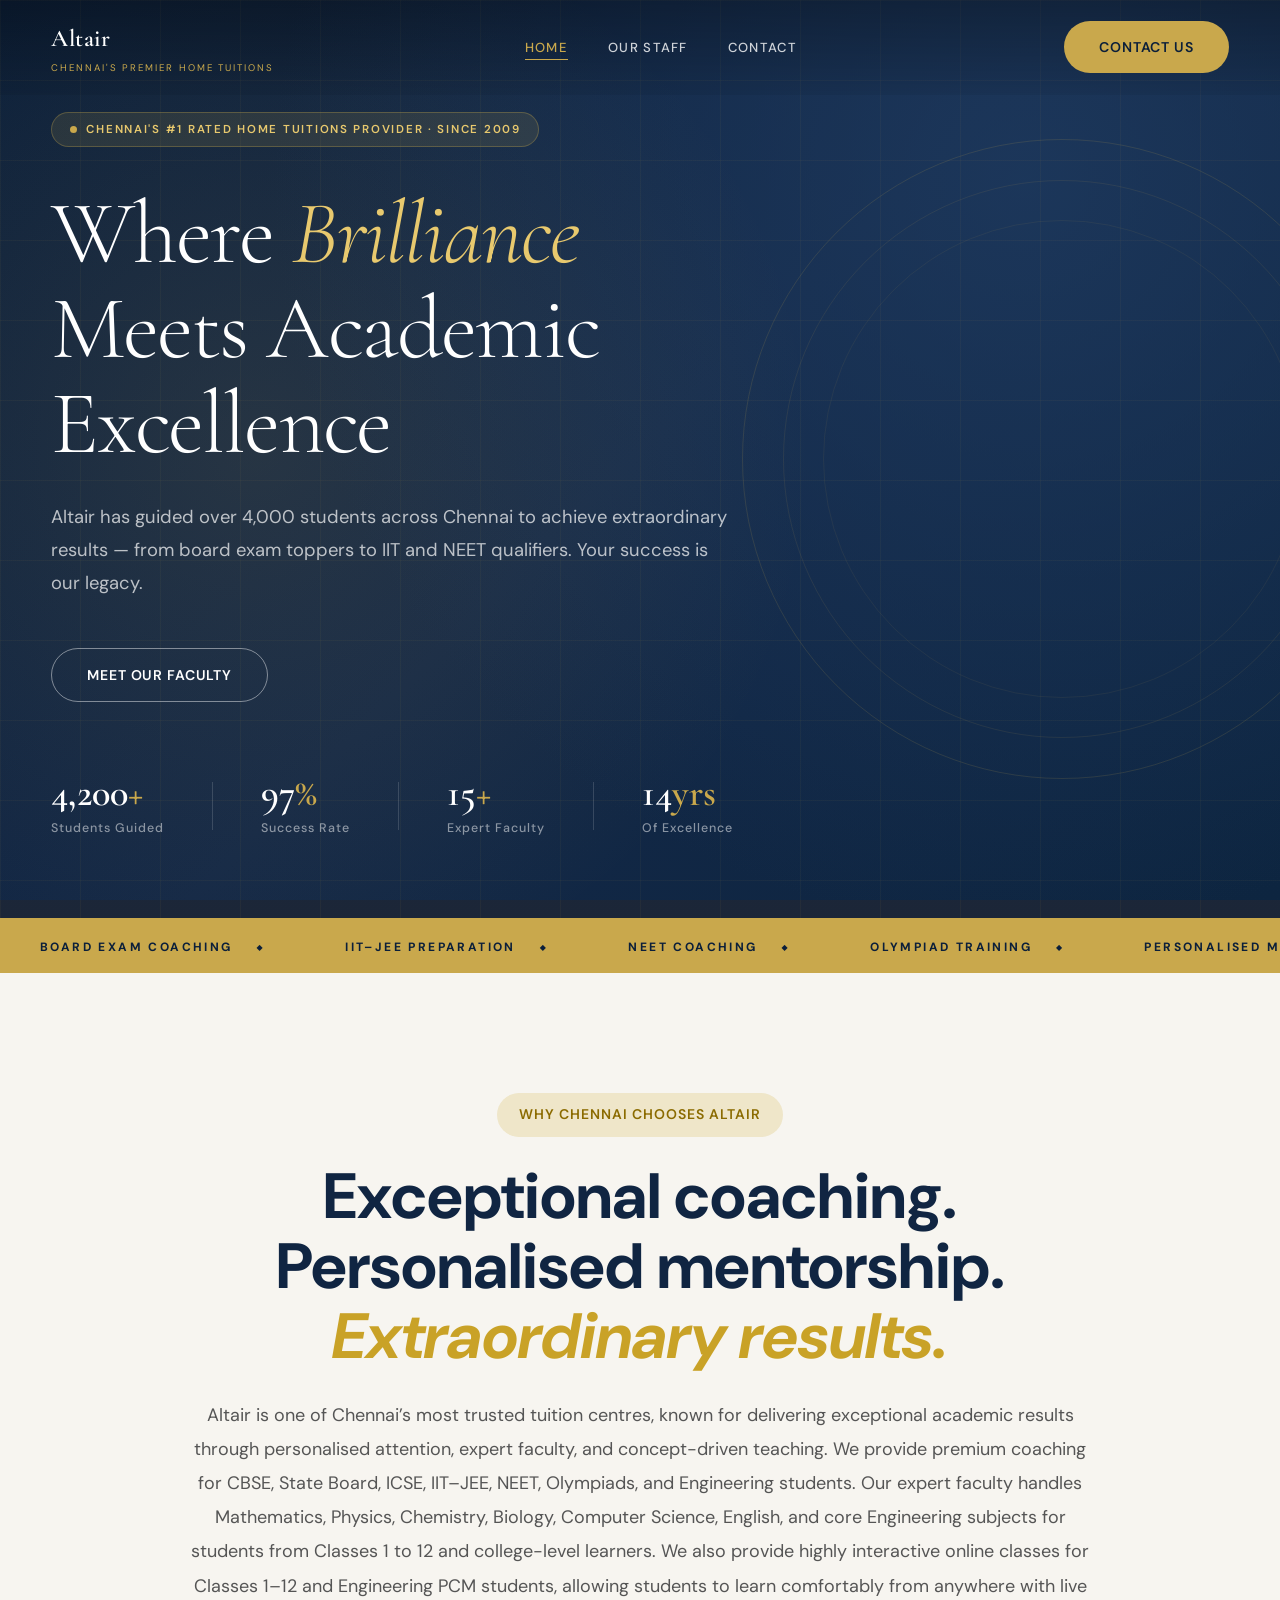
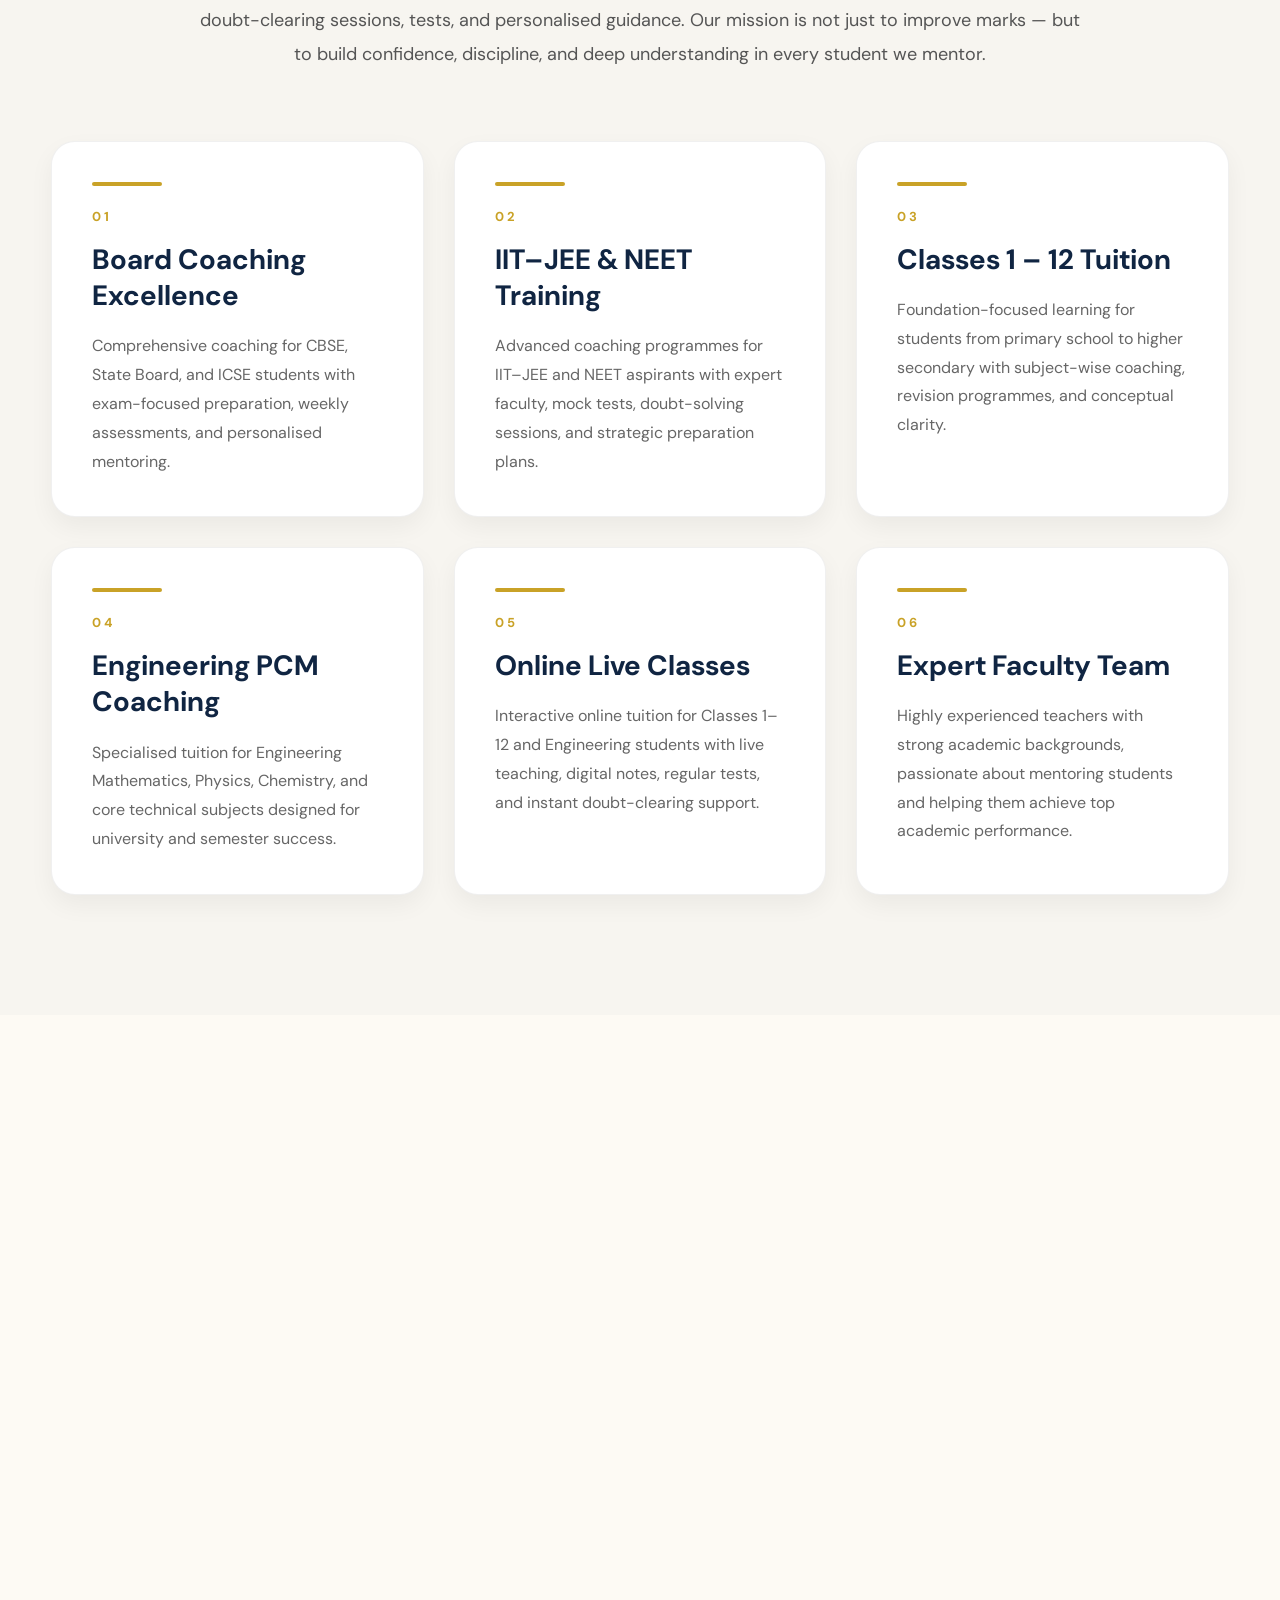
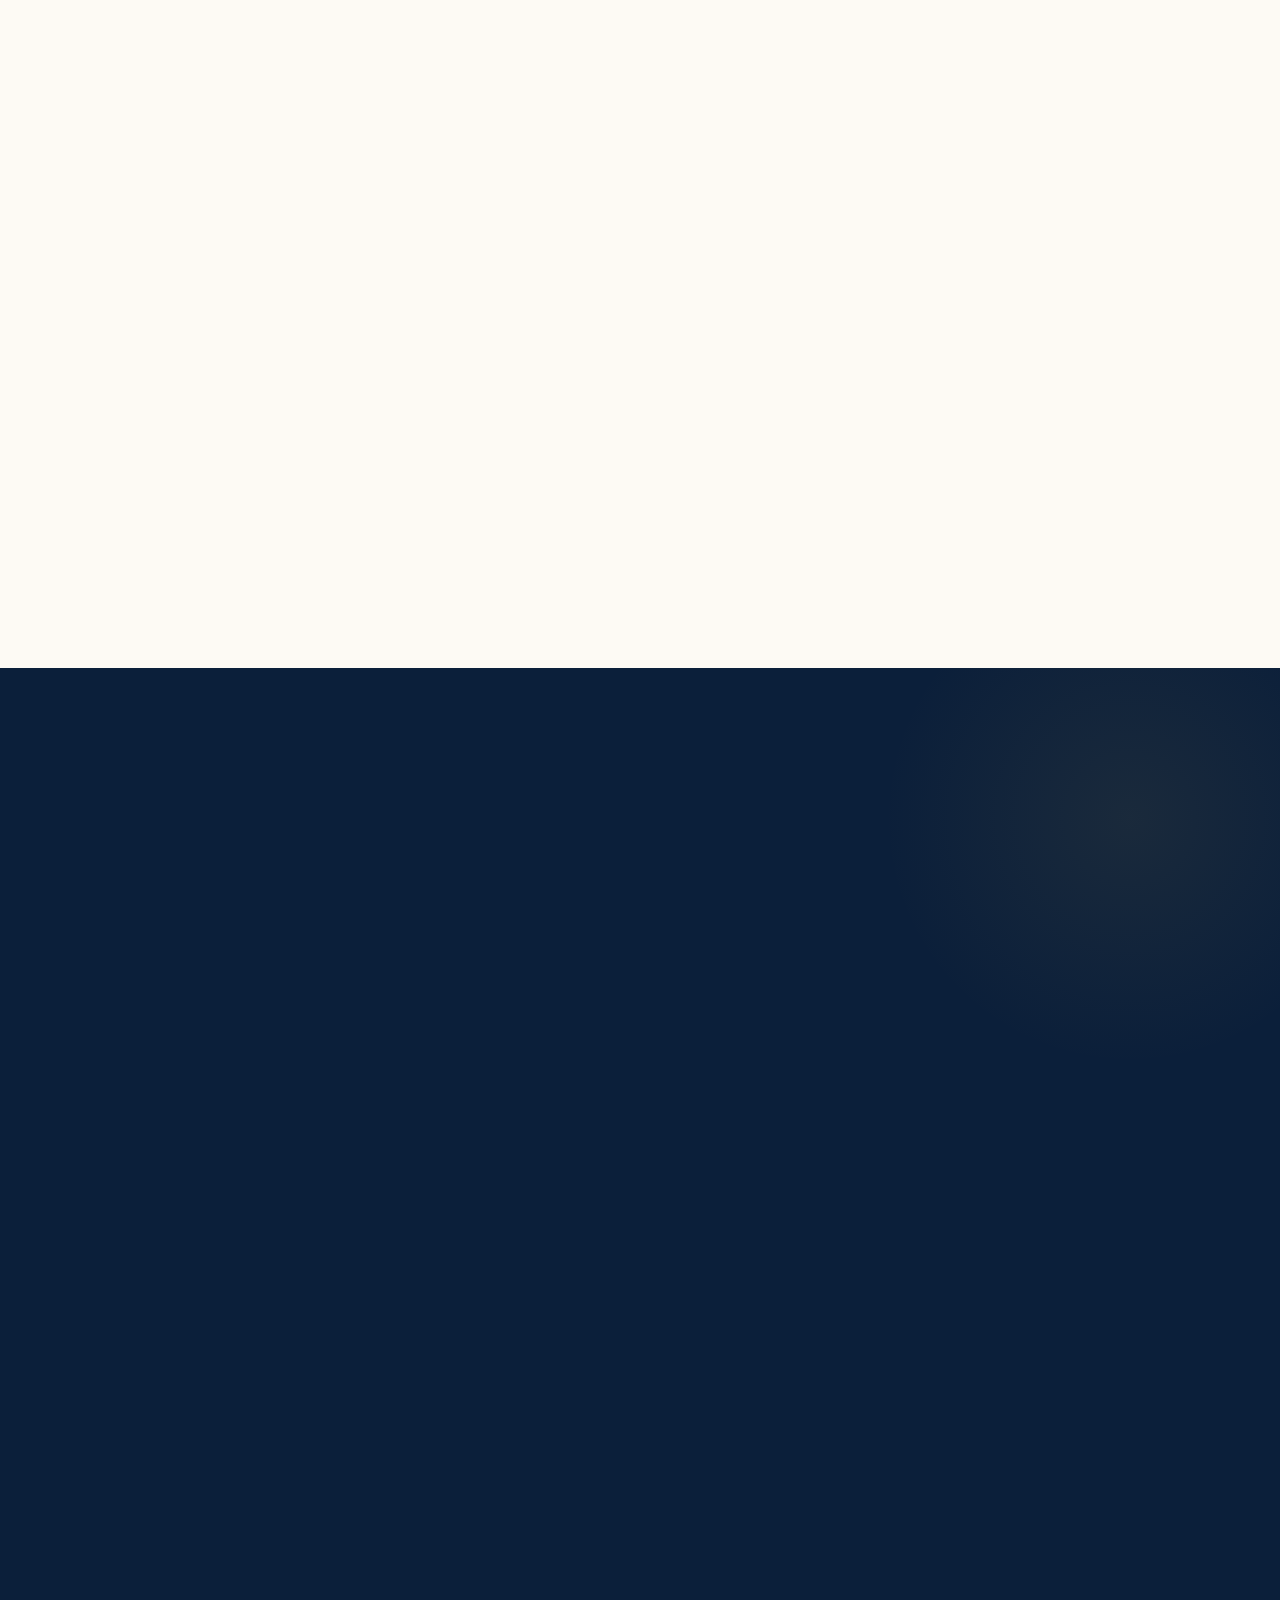
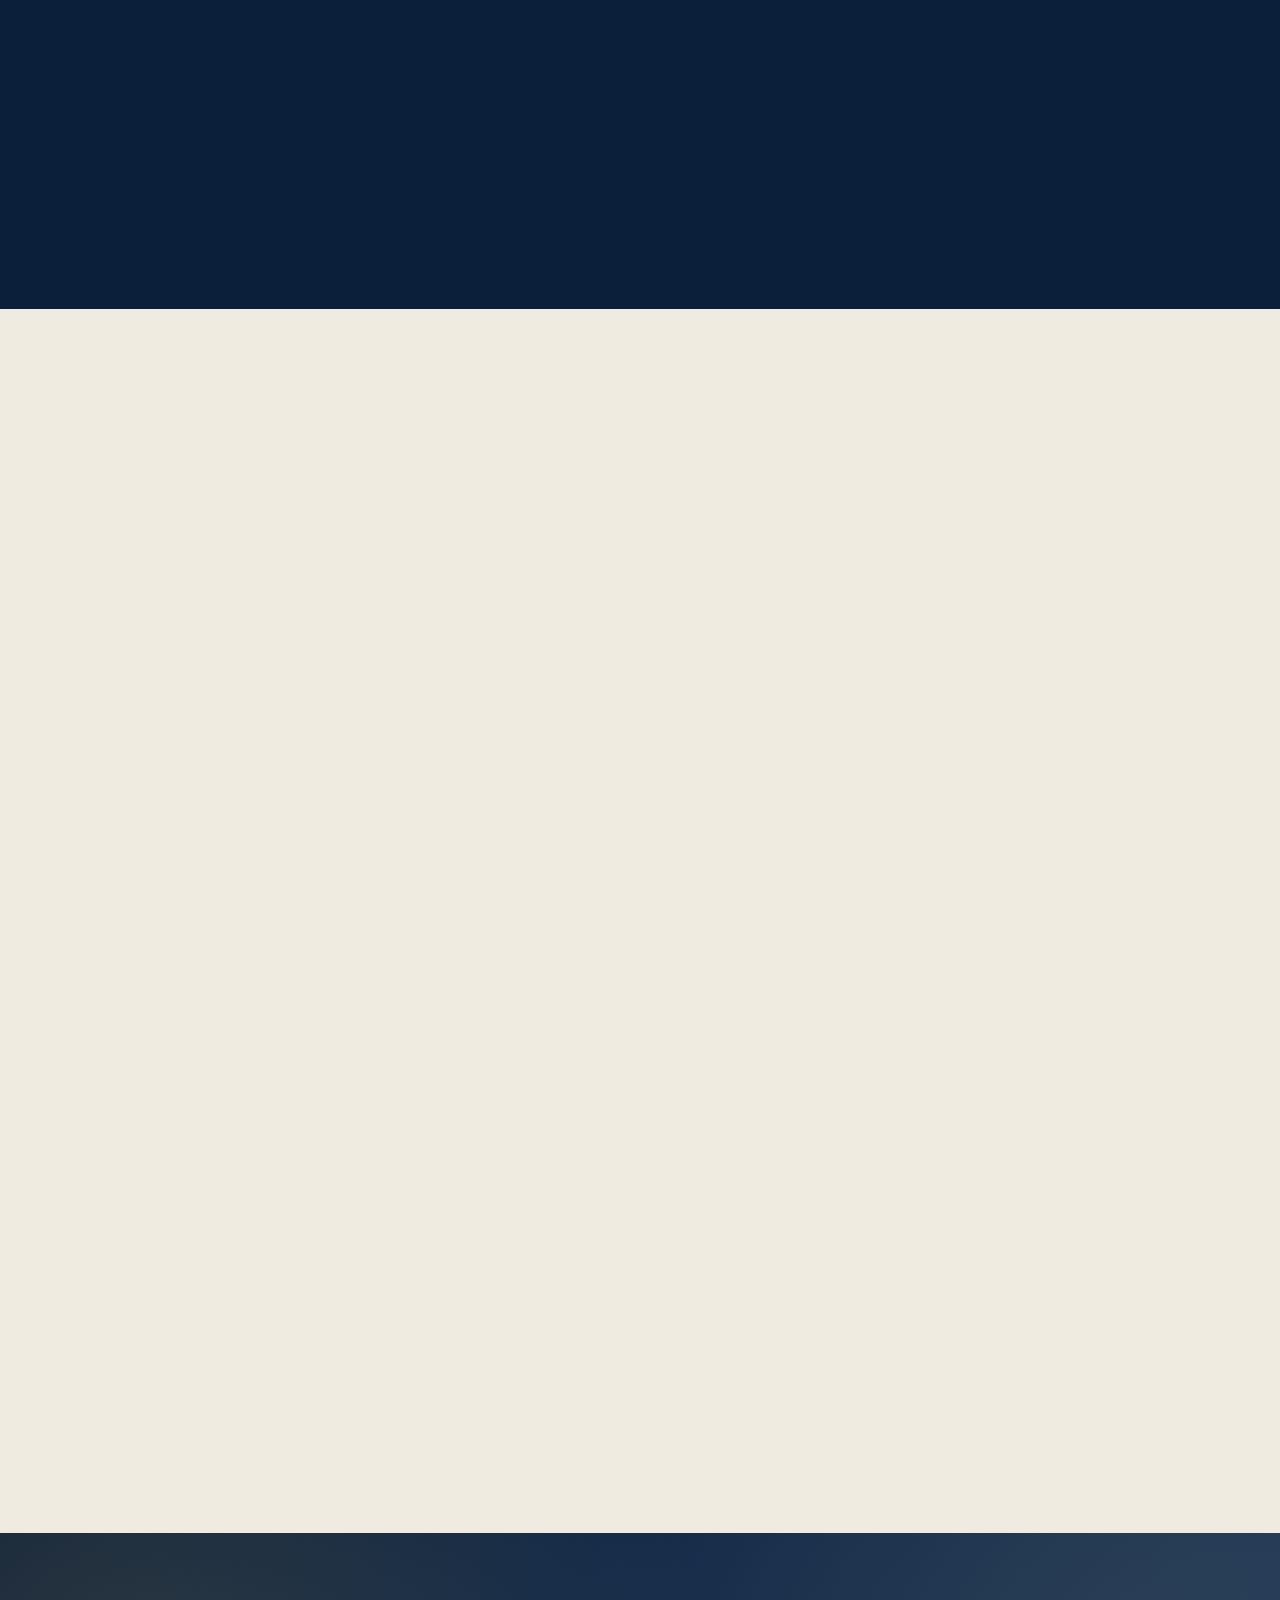
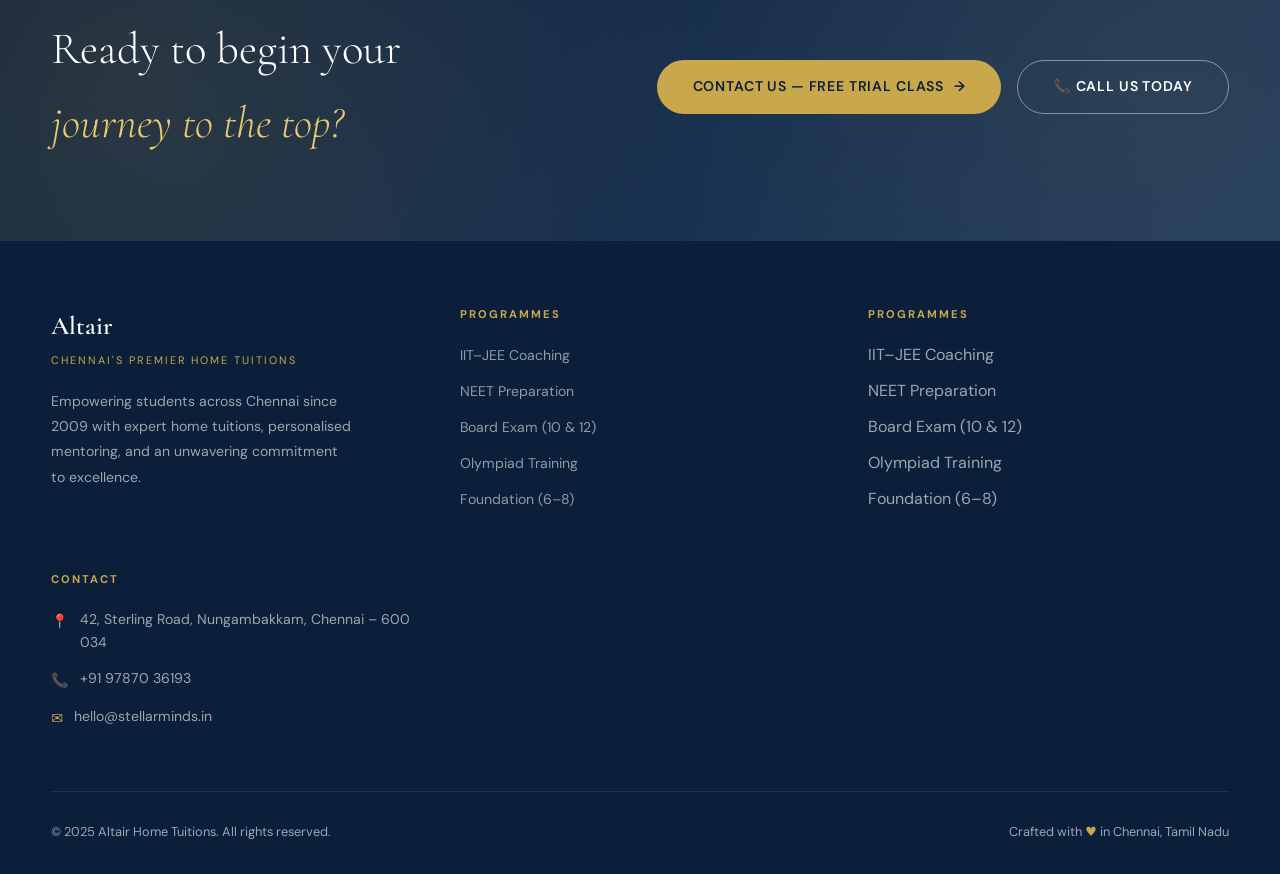
<file: index.html>
<!DOCTYPE html>
<html lang="en">
<head>
  <meta charset="UTF-8" />
  <meta name="viewport" content="width=device-width, initial-scale=1.0"/>
  <title>Altair — Chennai's Premier Home Tuitions</title>
  <meta name="description" content="Altair is Chennai's most trusted home tuitions provider offering personalised coaching for school students and competitive exam aspirants.">
  <link rel="stylesheet" href="style.css"/>
  <link rel="icon" href="data:image/svg+xml,<svg xmlns='http://www.w3.org/2000/svg' viewBox='0 0 100 100'><text y='.9em' font-size='90'>⭐</text></svg>"/>
</head>
<body>

<!-- ═══════════ NAVIGATION ═══════════ -->
<nav class="nav" id="navbar">
  <div class="container nav-inner">
    <a href="index.html" class="nav-logo">
      <span class="wordmark">Altair</span>
      <span class="tagline-small">Chennai's Premier Home Tuitions</span>
    </a>
    <ul class="nav-links">
      <li><a href="index.html" class="active">Home</a></li>
      <li><a href="about.html">Our Staff</a></li>
      <li><a href="contact.html">Contact</a></li>
    </ul>
    <a href="contact.html" class="btn btn-primary nav-cta">Contact Us</a>
    <button class="hamburger" id="hamburger" aria-label="Menu">
      <span></span><span></span><span></span>
    </button>
  </div>
</nav>

<!-- Mobile Menu -->
<div class="mobile-menu" id="mobileMenu">
  <a href="index.html" onclick="closeMobile()">Home</a>
  <a href="about.html" onclick="closeMobile()">Our Staff</a>
  <a href="contact.html" onclick="closeMobile()">Contact</a>
  <a href="contact.html" class="btn btn-primary" onclick="closeMobile()" style="margin-top:1rem;">Contact Us</a>
</div>

<!-- ═══════════ HERO ═══════════ -->
<section class="hero">
  <div class="hero-bg-pattern"></div>
  <div class="hero-grid-lines"></div>
  <div class="hero-accent-circle"></div>
  <div class="container hero-content">
    <div class="hero-badge">
      <span class="dot"></span>
      <span>Chennai's #1 Rated Home Tuitions Provider · Since 2009</span>
    </div>
    <h1 class="hero-headline">
      Where <span class="accent-italic">Brilliance</span><br>Meets Academic<br>Excellence
    </h1>
    <p class="hero-sub">
      Altair has guided over 4,000 students across Chennai to achieve extraordinary results — 
      from board exam toppers to IIT and NEET qualifiers. Your success is our legacy.
    </p>
    <div class="hero-actions">
      <a href="about.html" class="btn btn-outline">Meet Our Faculty</a>
    </div>
    <div class="hero-stats">
      <div class="hero-stat">
        <div class="num">4,200<span>+</span></div>
        <div class="label">Students Guided</div>
      </div>
      <div class="hero-divider"></div>
      <div class="hero-stat">
        <div class="num">97<span>%</span></div>
        <div class="label">Success Rate</div>
      </div>
      <div class="hero-divider"></div>
      <div class="hero-stat">
        <div class="num">15<span>+</span></div>
        <div class="label">Expert Faculty</div>
      </div>
      <div class="hero-divider"></div>
      <div class="hero-stat">
        <div class="num">14<span>yrs</span></div>
        <div class="label">Of Excellence</div>
      </div>
    </div>
  </div>
</section>

<!-- ═══════════ MARQUEE ═══════════ -->
<div class="marquee-strip">
  <div class="marquee-track">
    <span class="marquee-item">Board Exam Coaching</span>
    <span class="marquee-item">IIT–JEE Preparation</span>
    <span class="marquee-item">NEET Coaching</span>
    <span class="marquee-item">Olympiad Training</span>
    <span class="marquee-item">Personalised Mentoring</span>
    <span class="marquee-item">Doubt Clearing Sessions</span>
    <span class="marquee-item">Mock Test Series</span>
    <span class="marquee-item">Board Exam Coaching</span>
    <span class="marquee-item">IIT–JEE Preparation</span>
    <span class="marquee-item">NEET Coaching</span>
    <span class="marquee-item">Olympiad Training</span>
    <span class="marquee-item">Personalised Mentoring</span>
    <span class="marquee-item">Doubt Clearing Sessions</span>
    <span class="marquee-item">Mock Test Series</span>
  </div>
</div>
<!-- ═══════════ ABOUT ALTAIR ═══════════ -->

<section class="section about-premium">

  <div class="container">

    <div class="about-premium-top">

      <span class="section-label">
        Why Chennai Chooses Altair
      </span>

      <h2>
        Exceptional coaching.<br>
        Personalised mentorship.<br>
        <span class="gold-text">Extraordinary results.</span>
      </h2>

      <p class="about-premium-desc">
        Altair is one of Chennai’s most trusted tuition centres,
        known for delivering exceptional academic results through
        personalised attention, expert faculty, and concept-driven teaching.

        We provide premium coaching for CBSE, State Board, ICSE,
        IIT–JEE, NEET, Olympiads, and Engineering students.

        Our expert faculty handles Mathematics, Physics, Chemistry,
        Biology, Computer Science, English, and core Engineering subjects
        for students from Classes 1 to 12 and college-level learners.

        We also provide highly interactive online classes for
        Classes 1–12 and Engineering PCM students,
        allowing students to learn comfortably from anywhere
        with live doubt-clearing sessions, tests, and personalised guidance.

        Our mission is not just to improve marks —
        but to build confidence, discipline, and deep understanding
        in every student we mentor.
      </p>

    </div>

    <!-- FEATURE BOXES -->

    <div class="tuition-features-grid">

      <div class="tuition-feature-card">

        <div class="feature-top-line"></div>

        <div class="feature-number">01</div>

        <h3>Board Coaching Excellence</h3>

        <p>
          Comprehensive coaching for CBSE, State Board, and ICSE students
          with exam-focused preparation, weekly assessments,
          and personalised mentoring.
        </p>

      </div>

      <div class="tuition-feature-card">

        <div class="feature-top-line"></div>

        <div class="feature-number">02</div>

        <h3>IIT–JEE & NEET Training</h3>

        <p>
          Advanced coaching programmes for IIT–JEE and NEET aspirants
          with expert faculty, mock tests, doubt-solving sessions,
          and strategic preparation plans.
        </p>

      </div>

      <div class="tuition-feature-card">

        <div class="feature-top-line"></div>

        <div class="feature-number">03</div>

        <h3>Classes 1 – 12 Tuition</h3>

        <p>
          Foundation-focused learning for students from primary school
          to higher secondary with subject-wise coaching,
          revision programmes, and conceptual clarity.
        </p>

      </div>

      <div class="tuition-feature-card">

        <div class="feature-top-line"></div>

        <div class="feature-number">04</div>

        <h3>Engineering PCM Coaching</h3>

        <p>
          Specialised tuition for Engineering Mathematics,
          Physics, Chemistry, and core technical subjects
          designed for university and semester success.
        </p>

      </div>

      <div class="tuition-feature-card">

        <div class="feature-top-line"></div>

        <div class="feature-number">05</div>

        <h3>Online Live Classes</h3>

        <p>
          Interactive online tuition for Classes 1–12 and Engineering students
          with live teaching, digital notes, regular tests,
          and instant doubt-clearing support.
        </p>

      </div>

      <div class="tuition-feature-card">

        <div class="feature-top-line"></div>

        <div class="feature-number">06</div>

        <h3>Expert Faculty Team</h3>

        <p>
          Highly experienced teachers with strong academic backgrounds,
          passionate about mentoring students and helping them
          achieve top academic performance.
        </p>

      </div>

    </div>

  </div>

</section>
<!-- ═══════════ WHY ALTAIR ═══════════ -->
<section class="section highlights">
  <div class="container">
    <div class="section-header reveal">
      <span class="section-label label-gap">Why Choose Us</span>
      <h2>Trusted by Chennai families<br>for over a decade</h2>
      <p>We don't just teach — we transform. Every student receives the attention, strategy, and encouragement needed to perform at their very best.</p>
    </div>
    <div class="highlights-grid">
      <div class="highlight-card reveal reveal-delay-1">
        <div class="highlight-icon">🎯</div>
        <h3>Personalised Coaching</h3>
        <p>Each student is unique. Our faculty designs customised study plans tailored to individual strengths, gaps, and learning styles.</p>
      </div>
      <div class="highlight-card reveal reveal-delay-2">
        <div class="highlight-icon">🏆</div>
        <h3>Proven Track Record</h3>
        <p>Over 97% of our students achieve their target scores. Hundreds of IIT, NEET, and board exam toppers have learned here.</p>
      </div>
      <div class="highlight-card reveal reveal-delay-3">
        <div class="highlight-icon">👨‍🏫</div>
        <h3>Expert Faculty</h3>
        <p>All teachers hold postgraduate degrees with 10+ years of teaching experience. Many are former IITians and subject matter experts.</p>
      </div>
      <div class="highlight-card reveal reveal-delay-4">
        <div class="highlight-icon">📊</div>
        <h3>Weekly Progress Reports</h3>
        <p>Parents receive detailed weekly reports on their child's performance, attendance, and areas of improvement.</p>
      </div>
      <div class="highlight-card reveal reveal-delay-1">
        <div class="highlight-icon">🔬</div>
        <h3>Smart Study Materials</h3>
        <p>Curated notes, past paper analyses, and our proprietary practice question bank — all developed in-house by our academics.</p>
      </div>
      <div class="highlight-card reveal reveal-delay-2">
        <div class="highlight-icon">💬</div>
        <h3>24/7 Doubt Resolution</h3>
        <p>Students can reach faculty through our WhatsApp groups and dedicated doubt sessions every weekday evening.</p>
      </div>
    </div>
  </div>
</section>

<!-- ═══════════ COURSES ═══════════ -->
<section class="section courses-section">
  <div class="container">
    <div class="section-header center reveal">
      <span class="section-label label-gap">Our Programmes</span>
      <h2>Every subject. Every level.<br>Every ambition.</h2>
      <p style="color:rgba(255,255,255,0.55)">From primary school foundations to advanced competitive exam coaching — we have the expertise and the curriculum to take you there.</p>
    </div>
    <div class="courses-grid">
      <div class="course-card reveal reveal-delay-1">
        <div class="course-icon">📐</div>
        <h3>Mathematics</h3>
        <div class="classes">Class 6 – 12 · Board & JEE</div>
        <p>Conceptual clarity from basics to advanced calculus, with regular problem-solving practice.</p>
      </div>
      <div class="course-card reveal reveal-delay-2">
        <div class="course-icon">🧪</div>
        <h3>Science</h3>
        <div class="classes">Class 6 – 10 · CBSE & State</div>
        <p>Physics, Chemistry, and Biology with practical-oriented teaching and lab-style demonstrations.</p>
      </div>
      <div class="course-card reveal reveal-delay-3">
        <div class="course-icon">⚛️</div>
        <h3>IIT–JEE</h3>
        <div class="classes">Class 11 – 12 · JEE Mains & Advanced</div>
        <p>Intensive coaching for Physics, Chemistry, and Maths with full mock test series.</p>
      </div>
      <div class="course-card reveal reveal-delay-4">
        <div class="course-icon">🩺</div>
        <h3>NEET</h3>
        <div class="classes">Class 11 – 12 · Medical Entrance</div>
        <p>Biology, Chemistry, and Physics — aligned with NMC patterns and NCERT deep-dives.</p>
      </div>
      <div class="course-card reveal reveal-delay-1">
        <div class="course-icon">📝</div>
        <h3>English & Tamil</h3>
        <div class="classes">Class 1 – 12 · All Boards</div>
        <p>Language mastery, grammar, comprehension, and literature analysis for all standards.</p>
      </div>
      <div class="course-card reveal reveal-delay-2">
        <div class="course-icon">🖥️</div>
        <h3>Computer Science</h3>
        <div class="classes">Class 8 – 12 · Theory & Coding</div>
        <p>From fundamentals to Python programming — tailored for CBSE and State Board syllabi.</p>
      </div>
      <div class="course-card reveal reveal-delay-3">
        <div class="course-icon">🌍</div>
        <h3>Social Science</h3>
        <div class="classes">Class 6 – 10 · CBSE & State</div>
        <p>History, Geography, Civics, and Economics — with smart mnemonics and map work.</p>
      </div>
      <div class="course-card reveal reveal-delay-4">
        <div class="course-icon">🏅</div>
        <h3>Olympiad Training</h3>
        <div class="classes">Class 3 – 10 · NSO, IMO, SOF</div>
        <p>Advanced problem-solving and reasoning skills to win at national and international Olympiads.</p>
      </div>
    </div>
  </div>
</section>

<!-- ═══════════ TESTIMONIALS ═══════════ -->
<section class="section testimonials-section">
  <div class="container">
    <div class="section-header center reveal">
      <span class="section-label label-gap">Student Stories</span>
      <h2>Voices of our<br>success community</h2>
      <p>Real results from real families across Chennai — this is what Altair stands for.</p>
    </div>
    <div class="testimonials-grid">
      <div class="testimonial-card reveal reveal-delay-1">
        <div class="testimonial-stars">★★★★★</div>
        <p class="testimonial-text">My daughter scored 98/100 in Maths in Class 12 boards after joining Altair just six months before exams. The teachers here are extraordinary — patient, thorough, and genuinely invested in each student.</p>
        <div class="testimonial-author">
          <div class="author-avatar">P</div>
          <div class="author-info">
            <div class="name">Priya Venkataraman</div>
            <div class="role">Parent of Class 12 student · Adyar</div>
          </div>
        </div>
      </div>
      <div class="testimonial-card reveal reveal-delay-2">
        <div class="testimonial-stars">★★★★★</div>
        <p class="testimonial-text">I cleared JEE Advanced and got into IIT Madras — a dream I thought was out of reach. Altair gave me not just knowledge but the confidence to believe I could do it. Forever grateful.</p>
        <div class="testimonial-author">
          <div class="author-avatar">A</div>
          <div class="author-info">
            <div class="name">Arjun Krishnamurthy</div>
            <div class="role">IIT Madras, B.Tech CSE · Batch 2024</div>
          </div>
        </div>
      </div>
      <div class="testimonial-card reveal reveal-delay-3">
        <div class="testimonial-stars">★★★★★</div>
        <p class="testimonial-text">The weekly progress reports and doubt-clearing WhatsApp groups are a game changer. As a working parent, I can always stay updated on my son's progress. Highly recommend to every Chennai parent!</p>
        <div class="testimonial-author">
          <div class="author-avatar">S</div>
          <div class="author-info">
            <div class="name">Suresh Rajan</div>
            <div class="role">Parent of Class 9 student · Anna Nagar</div>
          </div>
        </div>
      </div>
      <div class="testimonial-card reveal reveal-delay-4">
        <div class="testimonial-stars">★★★★★</div>
        <p class="testimonial-text">I scored 680/720 in NEET and joined Stanley Medical College. The Biology and Chemistry coaching here is absolutely world-class. No other centre in Chennai comes close to this level of preparation.</p>
        <div class="testimonial-author">
          <div class="author-avatar">D</div>
          <div class="author-info">
            <div class="name">Divya Sundar</div>
            <div class="role">MBBS, Stanley Medical College · Batch 2023</div>
          </div>
        </div>
      </div>
    </div>
  </div>
</section>

<!-- ═══════════ CTA BAND ═══════════ -->
<section class="cta-band">
  <div class="container cta-band-inner">
    <h2>Ready to begin your<br><em>journey to the top?</em></h2>
    <div class="cta-actions">
      <a href="contact.html" class="btn btn-primary btn-arrow">Contact Us — Free Trial Class</a>
      <a href="tel:+914412345678" class="btn btn-outline">📞 Call Us Today</a>
    </div>
  </div>
</section>

<!-- ═══════════ FOOTER ═══════════ -->
<footer class="footer">
  <div class="container">
    <div class="footer-grid">
      <div class="footer-brand">
        <div class="wordmark">Altair</div>
        <div class="tagline">Chennai's Premier Home Tuitions</div>
        <p>Empowering students across Chennai since 2009 with expert home tuitions, personalised mentoring, and an unwavering commitment to excellence.</p>
      </div>
      <div class="footer-col">
        <h4>Programmes</h4>
        <ul>
          <li><a href="#">IIT–JEE Coaching</a></li>
          <li><a href="#">NEET Preparation</a></li>
          <li><a href="#">Board Exam (10 & 12)</a></li>
          <li><a href="#">Olympiad Training</a></li>
          <li><a href="#">Foundation (6–8)</a></li>
        </ul>
      </div>
      <div class="footer-col">
        <h4>Programmes</h4>
        <ul>
          <li>IIT–JEE Coaching</li>
          <li>NEET Preparation</li>
          <li>Board Exam (10 & 12)</li>
          <li>Olympiad Training</li>
          <li>Foundation (6–8)</li>
        </ul>
      </div>
      <div class="footer-col">
        <h4>Contact</h4>
        <div class="footer-contact-item">
          <span class="icon">📍</span>
          <span>42, Sterling Road, Nungambakkam, Chennai – 600 034</span>
        </div>
        <div class="footer-contact-item">
          <span class="icon">📞</span>
          <span>+91 97870 36193</span>
        </div>
        <div class="footer-contact-item">
          <span class="icon">✉️</span>
          <span>hello@stellarminds.in</span>
        </div>
      </div>
    </div>
    <div class="footer-bottom">
      <p>© 2025 Altair Home Tuitions. All rights reserved.</p>
      <p>Crafted with <span class="love">♥</span> in Chennai, Tamil Nadu</p>
    </div>
  </div>
</footer>

<script src="script.js"></script>
</body>
</html>
</file>
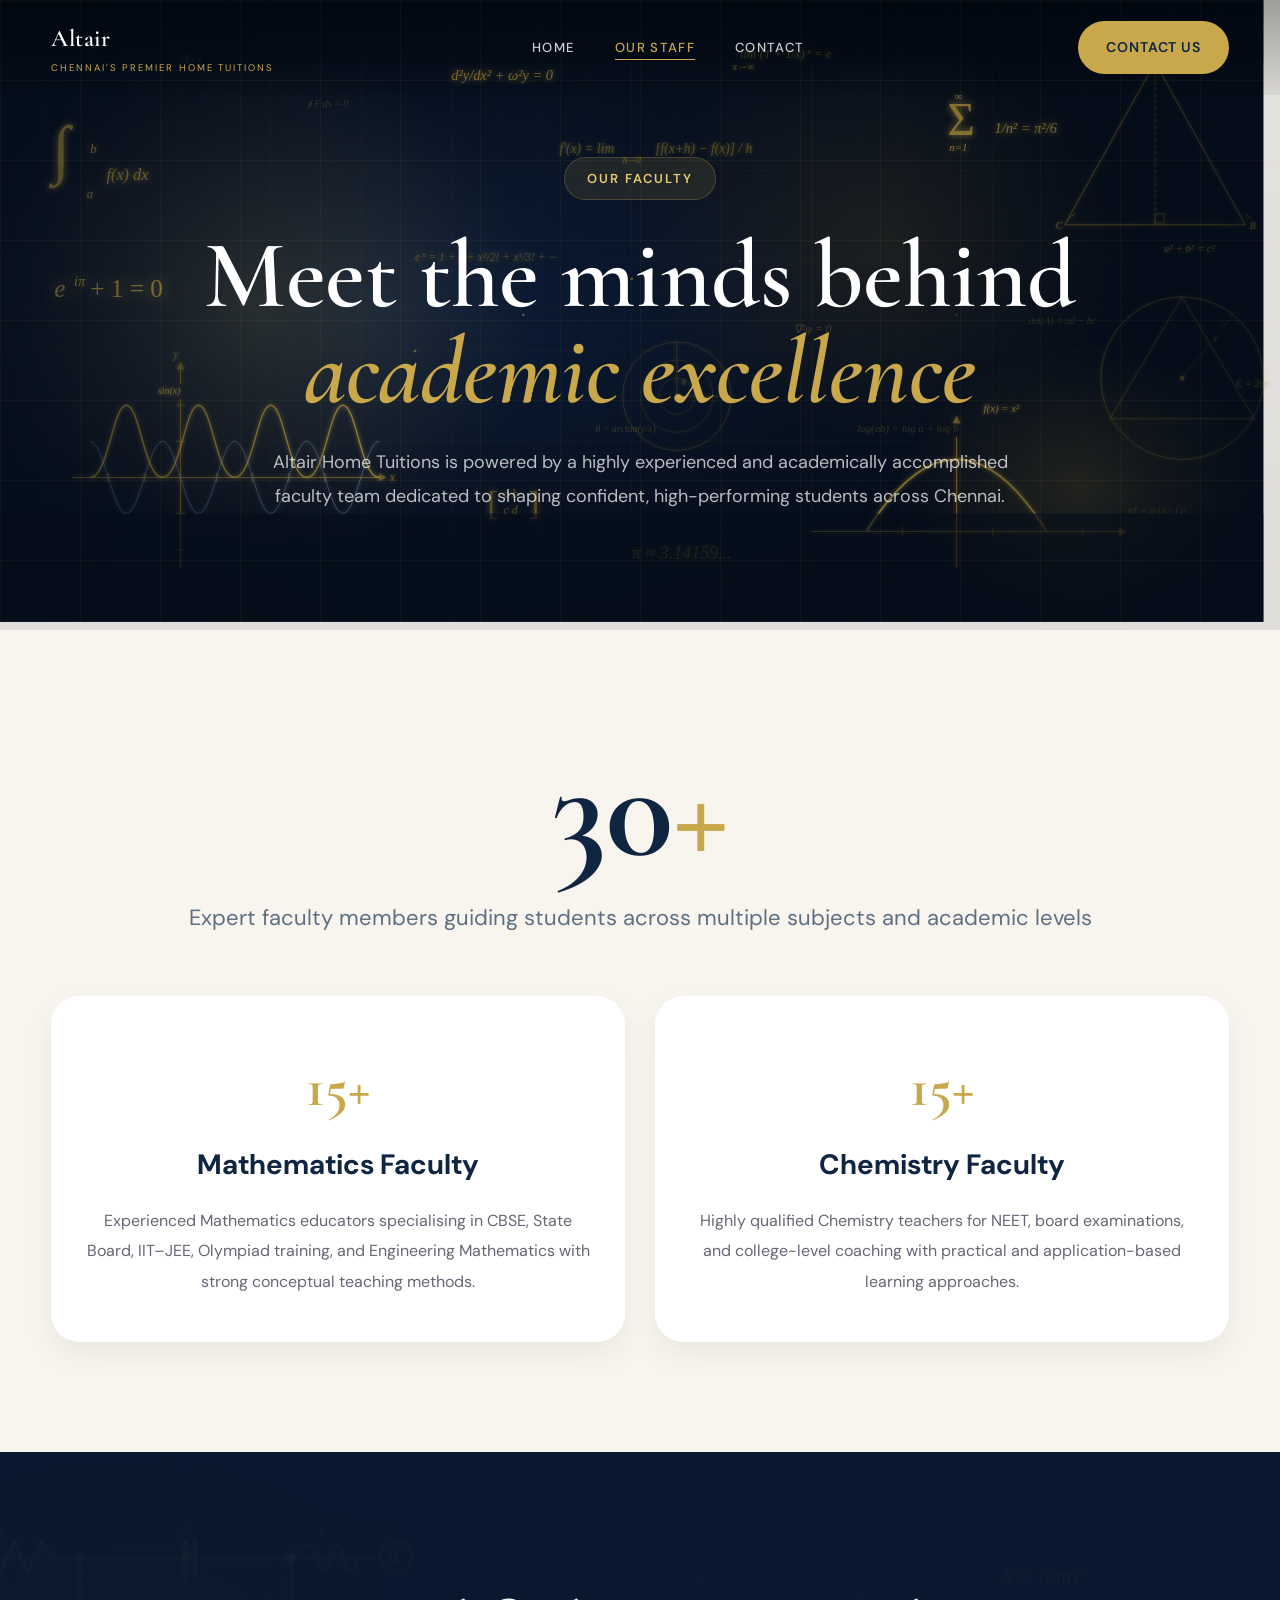
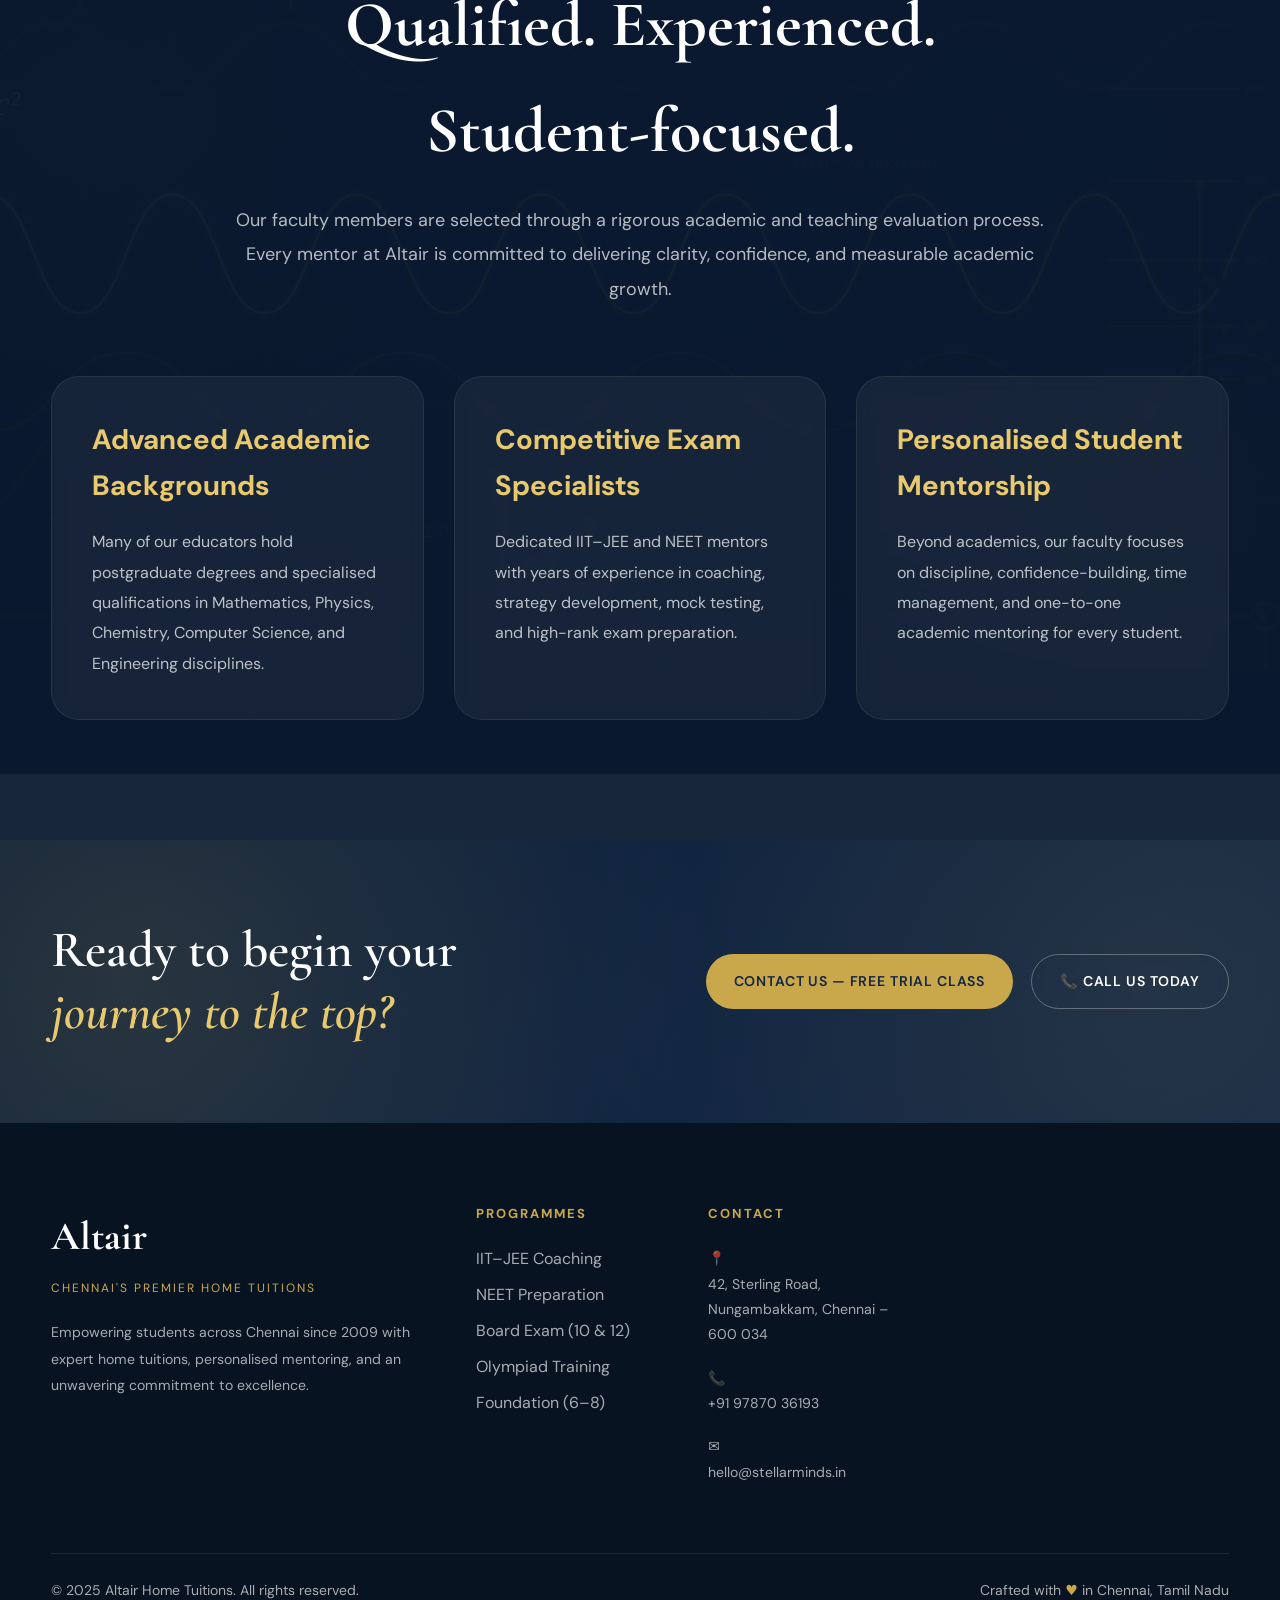
<file: about.html>
<!DOCTYPE html>
<html lang="en">
<head>
  <meta charset="UTF-8" />
  <meta name="viewport" content="width=device-width, initial-scale=1.0"/>
  <title>Our Staff — Altair Home Tuitions</title>

  <link rel="stylesheet" href="style.css"/>

  <style>

    /* ================= STAFF PAGE ================= */

    .staff-hero{
      position:relative;
      min-height:70vh;
      display:flex;
      align-items:center;
      justify-content:center;
      text-align:center;
      overflow:hidden;

      background:
        linear-gradient(
          rgba(7,18,35,0.10),
          rgba(7,18,35,0.12)
        ),
        url('ammath.svg');

      background-size:cover;
      background-position:center;
      background-repeat:no-repeat;
    }

    .staff-hero::before{
      content:'';
      position:absolute;
      inset:0;

      background-image:
      linear-gradient(rgba(201,168,76,0.05) 1px, transparent 1px),
      linear-gradient(90deg, rgba(201,168,76,0.05) 1px, transparent 1px);

      background-size:80px 80px;
    }

    .staff-hero-content{
      position:relative;
      z-index:2;
      width:min(900px,92%);
      margin:auto;
      padding-top:120px;
      padding-bottom:80px;
    }

    .staff-label{
      display:inline-block;
      padding:10px 22px;
      border-radius:100px;
      background:rgba(201,168,76,0.12);
      border:1px solid rgba(201,168,76,0.25);
      color:#e8c96e;
      letter-spacing:2px;
      font-size:13px;
      text-transform:uppercase;
      margin-bottom:28px;
      font-weight:600;
    }

    .staff-hero h1{
      font-family:'Cormorant Garamond', serif;
      font-size:clamp(3rem,8vw,6rem);
      font-weight:600;
      line-height:1;
      color:#fff;
      margin-bottom:25px;
    }

    .staff-hero h1 span{
      color:#c9a84c;
      font-style:italic;
    }

    .staff-hero p{
      color:rgba(255,255,255,0.72);
      font-size:18px;
      line-height:1.9;
      max-width:760px;
      margin:auto;
    }

    /* ================= COUNTS ================= */

    .staff-counts{
      background:#f8f5ef;
      padding:110px 0;
    }

    .staff-count-wrap{
      width:min(1200px,92%);
      margin:auto;
      text-align:center;
    }

    .main-count{
      font-size:140px;
      font-weight:700;
      color:#102542;
      line-height:1;
      margin-bottom:20px;
      font-family:'Cormorant Garamond', serif;
    }

    .main-count span{
      color:#c9a84c;
    }

    .main-sub{
      font-size:22px;
      color:#5f6f82;
      margin-bottom:60px;
    }

    .subject-grid{
      display:grid;
      grid-template-columns:repeat(auto-fit,minmax(250px,1fr));
      gap:30px;
      margin-top:40px;
    }

    .subject-card{
      background:#fff;
      border-radius:28px;
      padding:45px 35px;
      box-shadow:0 12px 30px rgba(0,0,0,0.06);
      transition:0.35s;
    }

    .subject-card:hover{
      transform:translateY(-10px);
    }

    .subject-card h2{
      font-size:56px;
      color:#c9a84c;
      margin-bottom:8px;
      font-family:'Cormorant Garamond', serif;
    }

    .subject-card h3{
      font-size:28px;
      color:#102542;
      margin-bottom:18px;
    }

    .subject-card p{
      color:#667;
      line-height:1.9;
      font-size:16px;
    }

    /* ================= QUALIFICATION ================= */

    .qualification-section{
      padding:120px 0;
      background:
      linear-gradient(
        rgba(10,25,48,0.94),
        rgba(10,25,48,0.94)
      ),
      url('amphy.svg');

      background-size:cover;
      background-position:center;
      background-repeat:no-repeat;
    }

    .qualification-wrap{
      width:min(1200px,92%);
      margin:auto;
    }

    .qualification-top{
      text-align:center;
      max-width:850px;
      margin:auto;
      margin-bottom:70px;
    }

    .qualification-top h2{
      font-size:64px;
      color:#fff;
      margin-bottom:20px;
      font-family:'Cormorant Garamond', serif;
    }

    .qualification-top p{
      color:rgba(255,255,255,0.7);
      line-height:1.9;
      font-size:18px;
    }

    .qualification-grid{
      display:grid;
      grid-template-columns:repeat(auto-fit,minmax(300px,1fr));
      gap:30px;
    }

    .qualification-card{
      background:rgba(255,255,255,0.05);
      border:1px solid rgba(255,255,255,0.08);
      border-radius:28px;
      padding:40px;
      backdrop-filter:blur(8px);
    }

    .qualification-card h3{
      color:#e8c96e;
      font-size:28px;
      margin-bottom:18px;
    }

    .qualification-card p{
      color:rgba(255,255,255,0.72);
      line-height:1.9;
      font-size:16px;
    }

    /* ================= CTA ================= */

    .cta-band {
      background: linear-gradient(135deg, #0B1F3A 0%, #132847 100%);
      padding: 5rem 0;
      position: relative;
      overflow: hidden;
    }

    .cta-band::before {
      content: '';
      position: absolute;
      inset: 0;
      background-image:
        radial-gradient(circle at 10% 50%, rgba(201,168,76,0.15) 0%, transparent 50%),
        radial-gradient(circle at 90% 50%, rgba(201,168,76,0.1) 0%, transparent 50%);
    }

    .cta-band-inner {
      position: relative;
      z-index: 1;
      width:min(1200px,92%);
      margin:auto;
      display: flex;
      align-items: center;
      justify-content: space-between;
      gap: 3rem;
      flex-wrap: wrap;
    }

    .cta-band h2 {
      font-family: 'Cormorant Garamond', serif;
      font-size: clamp(2rem, 4vw, 3.5rem);
      font-weight: 600;
      color: #fff;
      max-width: 22ch;
      line-height:1.2;
    }

    .cta-band h2 em {
      color: #E8C96E;
      font-style: italic;
    }

    .cta-actions{
      display:flex;
      gap:18px;
      flex-wrap:wrap;
    }

    .btn{
      padding:15px 28px;
      border-radius:100px;
      font-weight:600;
      text-decoration:none;
      transition:0.3s;
      display:inline-flex;
      align-items:center;
      justify-content:center;
    }

    .btn-primary{
      background:#c9a84c;
      color:#102542;
    }

    .btn-primary:hover{
      transform:translateY(-3px);
    }

    .btn-outline{
      border:1px solid rgba(255,255,255,0.3);
      color:#fff;
    }

    .btn-outline:hover{
      border-color:#c9a84c;
      color:#c9a84c;
    }

    /* ================= FOOTER ================= */

    .footer{
      background:#081321;
      color:rgba(255,255,255,0.65);
      padding:80px 0 30px;
    }

    .footer-wrap{
      width:min(1200px,92%);
      margin:auto;
    }

    .footer-grid{
      display:grid;
      grid-template-columns:2fr 1fr 1fr 1.5fr;
      gap:40px;
      margin-bottom:50px;
    }

    .footer-brand h2{
      color:#fff;
      font-size:40px;
      margin-bottom:10px;
      font-family:'Cormorant Garamond', serif;
    }

    .footer-brand .tagline{
      color:#c9a84c;
      text-transform:uppercase;
      letter-spacing:2px;
      font-size:12px;
      margin-bottom:20px;
    }

    .footer-brand p{
      line-height:1.9;
      max-width:360px;
    }

    .footer-col h4{
      color:#c9a84c;
      margin-bottom:22px;
      text-transform:uppercase;
      letter-spacing:2px;
      font-size:13px;
    }

    .footer-col ul{
      list-style:none;
      padding:0;
    }

    .footer-col li{
      margin-bottom:12px;
    }

    .footer-col a{
      text-decoration:none;
      color:rgba(255,255,255,0.7);
    }

    .footer-contact-item{
      margin-bottom:18px;
      line-height:1.8;
    }

    .footer-bottom{
      border-top:1px solid rgba(255,255,255,0.08);
      padding-top:25px;
      display:flex;
      justify-content:space-between;
      flex-wrap:wrap;
      gap:20px;
      font-size:14px;
    }

    .love{
      color:#c9a84c;
    }

    @media(max-width:900px){

      .footer-grid{
        grid-template-columns:1fr 1fr;
      }

      .main-count{
        font-size:90px;
      }

      .qualification-top h2{
        font-size:44px;
      }

    }

    @media(max-width:700px){

      .footer-grid{
        grid-template-columns:1fr;
      }

      .cta-band-inner{
        flex-direction:column;
        text-align:center;
      }

      .main-count{
        font-size:72px;
      }

      .staff-hero h1{
        font-size:52px;
      }

    }

  </style>

</head>

<body>

<!-- ═══════════ NAVIGATION ═══════════ -->
<nav class="nav" id="navbar">
  <div class="container nav-inner">
    <a href="index.html" class="nav-logo">
      <span class="wordmark">Altair</span>
      <span class="tagline-small">Chennai's Premier Home Tuitions</span>
    </a>
    <ul class="nav-links">
      <li><a href="index.html">Home</a></li>
      <li><a href="about.html" class="active">Our Staff</a></li>
      <li><a href="contact.html">Contact</a></li>
    </ul>
    <a href="contact.html" class="btn btn-primary nav-cta">Contact Us</a>
    <button class="hamburger" id="hamburger" aria-label="Menu">
      <span></span><span></span><span></span>
    </button>
  </div>
</nav>

<!-- Mobile Menu -->
<div class="mobile-menu" id="mobileMenu">
  <a href="index.html" onclick="closeMobile()">Home</a>
  <a href="about.html" onclick="closeMobile()">Our Staff</a>
  <a href="contact.html" onclick="closeMobile()">Contact</a>
  <a href="contact.html" class="btn btn-primary" onclick="closeMobile()" style="margin-top:1rem;">Contact Us</a>
</div>

  <!-- ================= HERO ================= -->

  <section class="staff-hero">

    <div class="staff-hero-content">

      <div class="staff-label">
        OUR FACULTY
      </div>

      <h1>
        Meet the minds behind<br>
        <span>academic excellence</span>
      </h1>

      <p>
        Altair Home Tuitions is powered by a highly experienced and
        academically accomplished faculty team dedicated to shaping
        confident, high-performing students across Chennai.
      </p>

    </div>

  </section>

  <!-- ================= COUNTS ================= -->

  <section class="staff-counts">

    <div class="staff-count-wrap">

      <div class="main-count">
        30<span>+</span>
      </div>

      <div class="main-sub">
        Expert faculty members guiding students across multiple subjects and academic levels
      </div>

      <div class="subject-grid">

        <div class="subject-card">

          <h2>15+</h2>

          <h3>Mathematics Faculty</h3>

          <p>
            Experienced Mathematics educators specialising in
            CBSE, State Board, IIT–JEE, Olympiad training,
            and Engineering Mathematics with strong conceptual teaching methods.
          </p>

        </div>

        <div class="subject-card">

          <h2>15+</h2>

          <h3>Chemistry Faculty</h3>

          <p>
            Highly qualified Chemistry teachers for NEET,
            board examinations, and college-level coaching
            with practical and application-based learning approaches.
          </p>

        </div>

      </div>

    </div>

  </section>

  <!-- ================= QUALIFICATIONS ================= -->

  <section class="qualification-section">

    <div class="qualification-wrap">

      <div class="qualification-top">

        <h2>
          Qualified. Experienced.<br>
          Student-focused.
        </h2>

        <p>
          Our faculty members are selected through a rigorous academic and teaching evaluation process.
          Every mentor at Altair is committed to delivering clarity, confidence, and measurable academic growth.
        </p>

      </div>

      <div class="qualification-grid">

        <div class="qualification-card">

          <h3>Advanced Academic Backgrounds</h3>

          <p>
            Many of our educators hold postgraduate degrees and specialised qualifications
            in Mathematics, Physics, Chemistry, Computer Science, and Engineering disciplines.
          </p>

        </div>

        <div class="qualification-card">

          <h3>Competitive Exam Specialists</h3>

          <p>
            Dedicated IIT–JEE and NEET mentors with years of experience in coaching,
            strategy development, mock testing, and high-rank exam preparation.
          </p>

        </div>

        <div class="qualification-card">

          <h3>Personalised Student Mentorship</h3>

          <p>
            Beyond academics, our faculty focuses on discipline, confidence-building,
            time management, and one-to-one academic mentoring for every student.
          </p>

        </div>

      </div>

    </div>

  </section>

  <!-- ================= CTA ================= -->

  <section class="cta-band">

    <div class="cta-band-inner">

      <h2>
        Ready to begin your<br>
        <em>journey to the top?</em>
      </h2>

      <div class="cta-actions">

        <a href="contact.html" class="btn btn-primary">
          Contact Us — Free Trial Class
        </a>

        <a href="tel:+914412345678" class="btn btn-outline">
          📞 Call Us Today
        </a>

      </div>

    </div>

  </section>

  <!-- ================= FOOTER ================= -->

  <footer class="footer">

    <div class="footer-wrap">

      <div class="footer-grid">

        <div class="footer-brand">

          <h2>Altair</h2>

          <div class="tagline">
            Chennai's Premier Home Tuitions
          </div>

          <p>
            Empowering students across Chennai since 2009 with expert home tuitions,
            personalised mentoring, and an unwavering commitment to excellence.
          </p>

        </div>

        <div class="footer-col">

          <h4>Programmes</h4>

          <ul>
            <li>IIT–JEE Coaching</li>
            <li>NEET Preparation</li>
            <li>Board Exam (10 & 12)</li>
            <li>Olympiad Training</li>
            <li>Foundation (6–8)</li>
          </ul>

        </div>

        <div class="footer-col">

          <h4>Contact</h4>

          <div class="footer-contact-item">
            📍<br>
            42, Sterling Road, Nungambakkam, Chennai – 600 034
          </div>

          <div class="footer-contact-item">
            📞<br>
            +91 97870 36193
          </div>

          <div class="footer-contact-item">
            ✉️<br>
            hello@stellarminds.in
          </div>

        </div>

      </div>

      <div class="footer-bottom">

        <div>
          © 2025 Altair Home Tuitions. All rights reserved.
        </div>

        <div>
          Crafted with <span class="love">♥</span> in Chennai, Tamil Nadu
        </div>

      </div>

    </div>

  </footer>

<script src="script.js"></script>
</body>
</html>
</file>
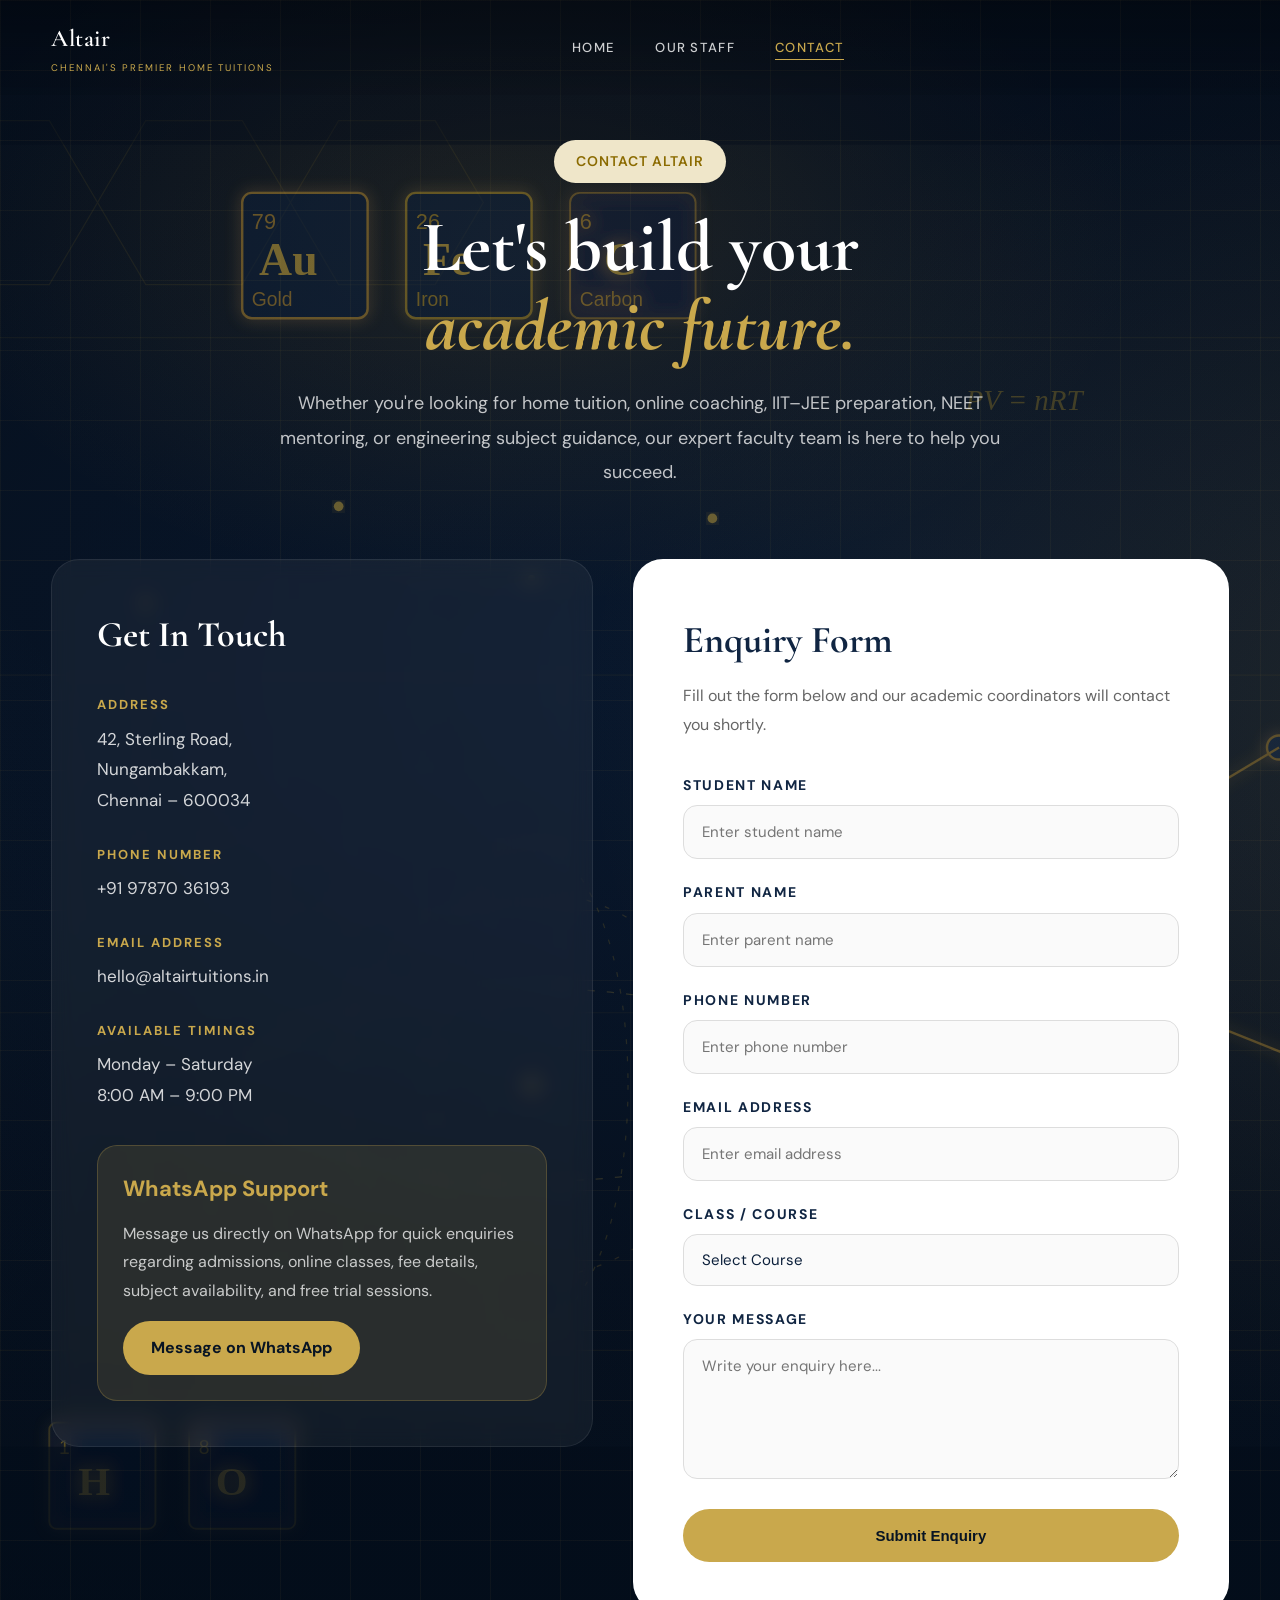
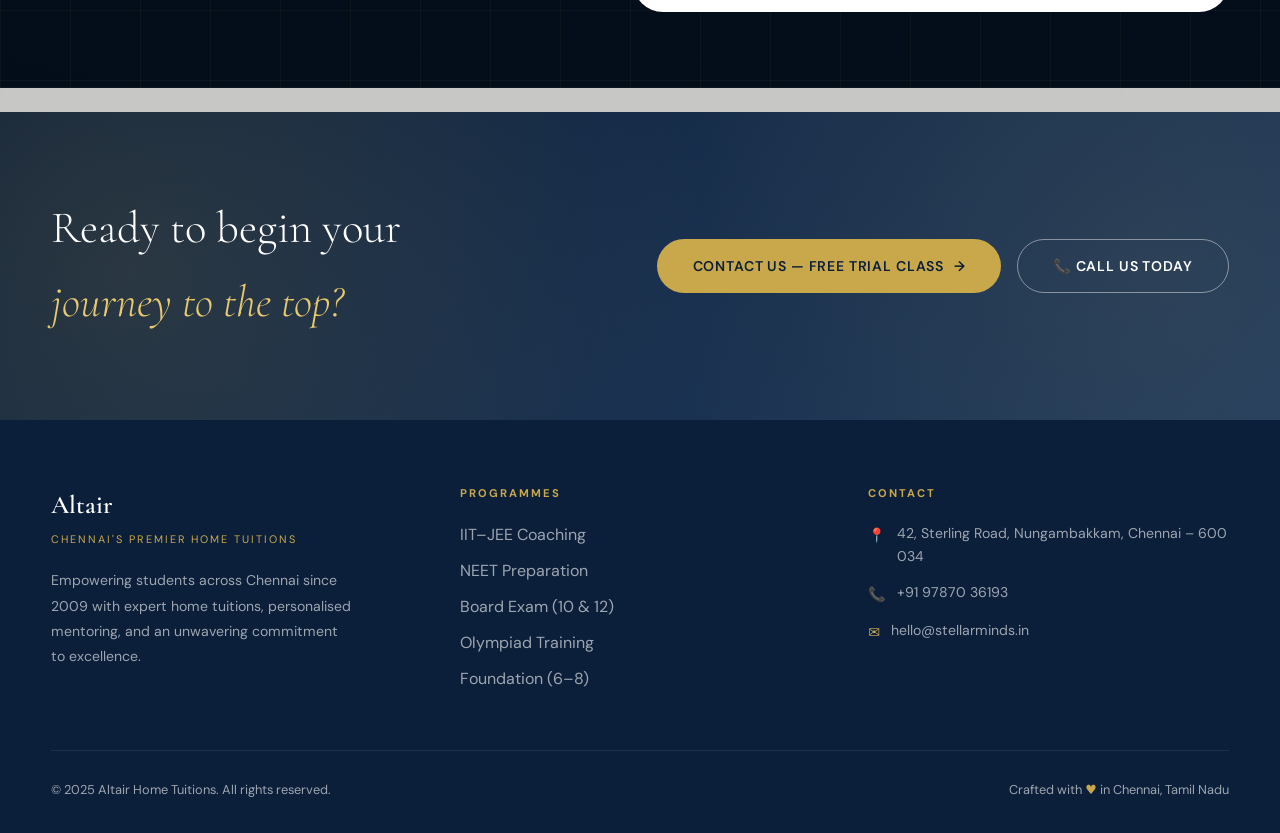
<file: contact.html>
<!DOCTYPE html>
<html lang="en">
<head>
  <meta charset="UTF-8" />
  <meta name="viewport" content="width=device-width, initial-scale=1.0"/>
  <title>Contact Us — Altair Home Tuitions</title>

  <link rel="stylesheet" href="style.css"/>

  <style>

    /* ================= CONTACT HERO ================= */

    .contact-hero{
      position:relative;
      min-height:100vh;
      padding:140px 0 100px;

      background:
        linear-gradient(
          rgba(7,18,35,0.20),
          rgba(7,18,35,0.22)
        ),
        url('amchem.svg');

      background-size:cover;
      background-position:center top;
      background-repeat:no-repeat;

      overflow:hidden;
    }

    .contact-hero::before{
      content:'';
      position:absolute;
      inset:0;

      background-image:
        linear-gradient(rgba(201,168,76,0.05) 1px, transparent 1px),
        linear-gradient(90deg, rgba(201,168,76,0.05) 1px, transparent 1px);

      background-size:70px 70px;
    }

    .contact-container{
      position:relative;
      z-index:2;
      width:min(1200px,92%);
      margin:auto;
    }

    .contact-top{
      text-align:center;
      margin-bottom:70px;
    }

    .contact-top h1{
      font-size:72px;
      color:#fff;
      line-height:1.1;
      margin-bottom:20px;
      font-family:var(--ff-display);
      font-weight:700;
    }

    .contact-top h1 span{
      color:var(--gold);
      font-style:italic;
    }

    .contact-top p{
      max-width:760px;
      margin:auto;
      color:rgba(255,255,255,0.75);
      font-size:18px;
      line-height:1.9;
    }

    /* ================= CONTACT GRID ================= */

    .contact-grid-main{
      display:grid;
      grid-template-columns:1fr 1.1fr;
      gap:40px;
      align-items:start;
    }

    /* ================= LEFT INFO ================= */

    .contact-info-card{
      background:rgba(255,255,255,0.05);
      border:1px solid rgba(255,255,255,0.08);
      border-radius:28px;
      padding:45px;
      backdrop-filter:blur(10px);
    }

    .contact-info-card h2{
      color:#fff;
      font-size:36px;
      margin-bottom:30px;
      font-family:var(--ff-display);
    }

    .contact-item{
      margin-bottom:28px;
    }

    .contact-label{
      font-size:13px;
      letter-spacing:2px;
      text-transform:uppercase;
      color:var(--gold);
      margin-bottom:8px;
      font-weight:700;
    }

    .contact-value{
      color:rgba(255,255,255,0.82);
      font-size:17px;
      line-height:1.8;
    }

    .contact-value a{
      color:#fff;
    }

    .whatsapp-box{
      margin-top:35px;
      padding:25px;
      border-radius:20px;
      background:rgba(201,168,76,0.12);
      border:1px solid rgba(201,168,76,0.25);
    }

    .whatsapp-box h3{
      color:var(--gold);
      margin-bottom:12px;
      font-size:22px;
    }

    .whatsapp-box p{
      color:rgba(255,255,255,0.75);
      line-height:1.8;
      margin-bottom:15px;
    }

    .whatsapp-btn{
      display:inline-block;
      padding:14px 28px;
      border-radius:999px;
      background:var(--gold);
      color:#081423;
      font-weight:700;
      transition:0.3s;
    }

    .whatsapp-btn:hover{
      transform:translateY(-3px);
    }

    /* ================= FORM ================= */

    .contact-form{
      background:#fff;
      border-radius:30px;
      padding:50px;
    }

    .contact-form h2{
      color:#102542;
      font-size:38px;
      margin-bottom:10px;
      font-family:var(--ff-display);
    }

    .contact-form p{
      color:#666;
      margin-bottom:35px;
      line-height:1.8;
    }

    .form-group{
      margin-bottom:22px;
    }

    .form-group label{
      display:block;
      margin-bottom:8px;
      font-size:14px;
      font-weight:700;
      color:#102542;
    }

    .form-group input,
    .form-group textarea,
    .form-group select{
      width:100%;
      padding:16px 18px;
      border-radius:14px;
      border:1px solid #ddd;
      background:#fafafa;
      font-size:15px;
      font-family:inherit;
      outline:none;
      transition:0.3s;
    }

    .form-group input:focus,
    .form-group textarea:focus,
    .form-group select:focus{
      border-color:var(--gold);
      background:#fff;
    }

    .form-group textarea{
      min-height:140px;
      resize:vertical;
    }

    .submit-btn{
      width:100%;
      padding:18px;
      border:none;
      border-radius:999px;
      background:var(--gold);
      color:#081423;
      font-size:15px;
      font-weight:700;
      cursor:pointer;
      transition:0.3s;
    }

    .submit-btn:hover{
      transform:translateY(-3px);
    }

    /* ================= MOBILE ================= */

    @media(max-width:900px){

      .contact-grid-main{
        grid-template-columns:1fr;
      }

      .contact-top h1{
        font-size:52px;
      }

    }

    @media(max-width:600px){

      .contact-form,
      .contact-info-card{
        padding:30px;
      }

      .contact-top h1{
        font-size:42px;
      }

    }

  </style>
</head>

<body>

<!-- ================= NAVIGATION ================= -->
<nav class="nav" id="navbar">
  <div class="container nav-inner">
    <a href="index.html" class="nav-logo">
      <span class="wordmark">Altair</span>
      <span class="tagline-small">Chennai's Premier Home Tuitions</span>
    </a>
    <ul class="nav-links">
      <li><a href="index.html">Home</a></li>
      <li><a href="about.html">Our Staff</a></li>
      <li><a href="contact.html" class="active">Contact</a></li>
    </ul>
    <a class="btn btn-primary nav-cta nav-cta-placeholder" aria-hidden="true"></a>
    <button class="hamburger" id="hamburger" aria-label="Menu">
      <span></span><span></span><span></span>
    </button>
  </div>
</nav>

<!-- ================= HERO ================= -->

<section class="contact-hero">

  <div class="contact-container">

    <div class="contact-top">

      <span class="section-label">
        CONTACT ALTAIR
      </span>

      <h1>
        Let's build your<br>
        <span>academic future.</span>
      </h1>

      <p>
        Whether you're looking for home tuition,
        online coaching, IIT–JEE preparation,
        NEET mentoring, or engineering subject guidance,
        our expert faculty team is here to help you succeed.
      </p>

    </div>

    <!-- ================= GRID ================= -->

    <div class="contact-grid-main">

      <!-- LEFT -->

      <div class="contact-info-card">

        <h2>Get In Touch</h2>

        <div class="contact-item">
          <div class="contact-label">
            Address
          </div>

          <div class="contact-value">
            42, Sterling Road,<br>
            Nungambakkam,<br>
            Chennai – 600034
          </div>
        </div>

        <div class="contact-item">
          <div class="contact-label">
            Phone Number
          </div>

          <div class="contact-value">
            +91 97870 36193
          </div>
        </div>

        <div class="contact-item">
          <div class="contact-label">
            Email Address
          </div>

          <div class="contact-value">
            hello@altairtuitions.in
          </div>
        </div>

        <div class="contact-item">
          <div class="contact-label">
            Available Timings
          </div>

          <div class="contact-value">
            Monday – Saturday<br>
            8:00 AM – 9:00 PM
          </div>
        </div>

        <!-- WhatsApp -->

        <div class="whatsapp-box">

          <h3>
            WhatsApp Support
          </h3>

          <p>
            Message us directly on WhatsApp for
            quick enquiries regarding admissions,
            online classes, fee details,
            subject availability, and free trial sessions.
          </p>

          <a href="#" class="whatsapp-btn">
            Message on WhatsApp
          </a>

        </div>

      </div>

      <!-- RIGHT FORM -->

      <div class="contact-form">

        <h2>Enquiry Form</h2>

        <p>
          Fill out the form below and our academic
          coordinators will contact you shortly.
        </p>

        <form>

          <div class="form-group">
            <label>Student Name</label>
            <input type="text" placeholder="Enter student name">
          </div>

          <div class="form-group">
            <label>Parent Name</label>
            <input type="text" placeholder="Enter parent name">
          </div>

          <div class="form-group">
            <label>Phone Number</label>
            <input type="tel" placeholder="Enter phone number">
          </div>

          <div class="form-group">
            <label>Email Address</label>
            <input type="email" placeholder="Enter email address">
          </div>

          <div class="form-group">
            <label>Class / Course</label>

            <select>
              <option>Select Course</option>
              <option>Class 1 – 5 Tuition</option>
              <option>Class 6 – 10 Tuition</option>
              <option>Class 11 – 12 Tuition</option>
              <option>IIT–JEE Coaching</option>
              <option>NEET Coaching</option>
              <option>Engineering PCM</option>
              <option>Online Classes</option>
            </select>
          </div>

          <div class="form-group">
            <label>Your Message</label>

            <textarea placeholder="Write your enquiry here..."></textarea>
          </div>

          <button class="submit-btn">
            Submit Enquiry
          </button>

        </form>

      </div>

    </div>

  </div>

</section>
<!-- ================= CTA SECTION ================= -->

<section class="cta-band">
  <div class="container cta-band-inner">

    <h2>
      Ready to begin your<br>
      <em>journey to the top?</em>
    </h2>

    <div class="cta-actions">
      <a href="contact.html" class="btn btn-primary btn-arrow">
        Contact Us — Free Trial Class
      </a>

      <a href="tel:+914412345678" class="btn btn-outline">
        📞 Call Us Today
      </a>
    </div>

  </div>
</section>

<!-- ================= FOOTER ================= -->

<footer class="footer">

  <div class="container">

    <div class="footer-grid">

      <!-- BRAND -->

      <div class="footer-brand">

        <div class="wordmark">
          Altair
        </div>

        <div class="tagline">
          Chennai's Premier Home Tuitions
        </div>

        <p>
          Empowering students across Chennai since 2009 with expert home tuitions,
          personalised mentoring, and an unwavering commitment to excellence.
        </p>

      </div>

      <!-- PROGRAMMES -->

      <div class="footer-col">

        <h4>Programmes</h4>

        <ul>
          <li>IIT–JEE Coaching</li>
          <li>NEET Preparation</li>
          <li>Board Exam (10 & 12)</li>
          <li>Olympiad Training</li>
          <li>Foundation (6–8)</li>
        </ul>

      </div>

      <!-- CONTACT -->

      <div class="footer-col">

        <h4>Contact</h4>

        <div class="footer-contact-item">
          <span class="icon">📍</span>
          <span>
            42, Sterling Road,
            Nungambakkam,
            Chennai – 600 034
          </span>
        </div>

        <div class="footer-contact-item">
          <span class="icon">📞</span>
          <span>
            +91 97870 36193
          </span>
        </div>

        <div class="footer-contact-item">
          <span class="icon">✉️</span>
          <span>
            hello@stellarminds.in
          </span>
        </div>

      </div>

    </div>

    <!-- FOOTER BOTTOM -->

    <div class="footer-bottom">

      <p>
        © 2025 Altair Home Tuitions. All rights reserved.
      </p>

      <p>
        Crafted with <span class="love">♥</span>
        in Chennai, Tamil Nadu
      </p>

    </div>

  </div>

</footer>
</body>
</html>
</file>
<file: style.css>
/* ============================================================
   ALTAIR TUITION CENTRE — Global Stylesheet
   Design: Refined Luxe Editorial — deep navy, warm gold, cream
   ============================================================ */

@import url('https://fonts.googleapis.com/css2?family=Cormorant+Garamond:ital,wght@0,300;0,400;0,600;0,700;1,300;1,400&family=DM+Sans:wght@300;400;500;600&family=Playfair+Display:ital,wght@0,700;1,500&display=swap');

/* ── DESIGN TOKENS ── */
:root {
  --navy:       #0B1F3A;
  --navy-mid:   #132847;
  --navy-light: #1E3A5F;
  --gold:       #C9A84C;
  --gold-light: #E8C96E;
  --gold-pale:  #F5E9C8;
  --cream:      #FDFAF4;
  --cream-dark: #F0EBE0;
  --white:      #FFFFFF;
  --text-dark:  #0B1F3A;
  --text-mid:   #3A5270;
  --text-muted: #7A90A8;
  --success:    #2E8B57;

  --ff-display: 'Cormorant Garamond', Georgia, serif;
  --ff-headline:'Playfair Display', Georgia, serif;
  --ff-body:    'DM Sans', system-ui, sans-serif;

  --radius-sm:  6px;
  --radius-md:  14px;
  --radius-lg:  28px;
  --radius-xl:  48px;

  --shadow-sm:  0 2px 12px rgba(11,31,58,.08);
  --shadow-md:  0 8px 32px rgba(11,31,58,.13);
  --shadow-lg:  0 20px 60px rgba(11,31,58,.18);
  --shadow-gold:0 8px 32px rgba(201,168,76,.25);

  --transition: 0.35s cubic-bezier(0.25, 0.46, 0.45, 0.94);
}

/* ── RESET & BASE ── */
*, *::before, *::after { box-sizing: border-box; margin: 0; padding: 0; }

html { scroll-behavior: smooth; font-size: 16px; }

body {
  font-family: var(--ff-body);
  background: var(--cream);
  color: var(--text-dark);
  line-height: 1.65;
  overflow-x: hidden;
}

img { max-width: 100%; display: block; }
a  { text-decoration: none; color: inherit; }
ul { list-style: none; }

/* ── SCROLLBAR ── */
::-webkit-scrollbar { width: 6px; }
::-webkit-scrollbar-track { background: var(--cream-dark); }
::-webkit-scrollbar-thumb { background: var(--gold); border-radius: 10px; }

/* ── TYPOGRAPHY UTILITIES ── */
.display-xl {
  font-family: var(--ff-display);
  font-size: clamp(3rem, 7vw, 6.5rem);
  font-weight: 300;
  line-height: 1.08;
  letter-spacing: -0.02em;
}
.display-lg {
  font-family: var(--ff-display);
  font-size: clamp(2.2rem, 4.5vw, 4rem);
  font-weight: 300;
  line-height: 1.12;
}
.display-md {
  font-family: var(--ff-display);
  font-size: clamp(1.6rem, 3vw, 2.5rem);
  font-weight: 400;
  line-height: 1.2;
}
.section-label {
  font-family: var(--ff-body);
  font-size: 0.7rem;
  font-weight: 600;
  letter-spacing: 0.2em;
  text-transform: uppercase;
  color: var(--gold);
}
.body-lg  { font-size: 1.1rem; line-height: 1.75; }
.body-md  { font-size: 0.95rem; }
.body-sm  { font-size: 0.85rem; }
.italic   { font-style: italic; }
.gold-text { color: var(--gold); }
.navy-text { color: var(--navy); }
.muted    { color: var(--text-muted); }
.center   { text-align: center; }

/* ── LAYOUT ── */
.container {
  width: min(1200px, 92%);
  margin-inline: auto;
}
.section {
  padding-block: clamp(5rem, 10vw, 9rem);
}

/* ── BUTTONS ── */
.btn {
  display: inline-flex;
  align-items: center;
  gap: 0.6rem;
  font-family: var(--ff-body);
  font-size: 0.88rem;
  font-weight: 600;
  letter-spacing: 0.06em;
  text-transform: uppercase;
  padding: 0.9rem 2.2rem;
  border-radius: 100px;
  border: none;
  cursor: pointer;
  transition: var(--transition);
  position: relative;
  overflow: hidden;
}
.btn-primary {
  background: var(--gold);
  color: var(--navy);
}
.btn-primary:hover {
  background: var(--gold-light);
  transform: translateY(-2px);
  box-shadow: var(--shadow-gold);
}
.btn-outline {
  background: transparent;
  color: var(--white);
  border: 1.5px solid rgba(255,255,255,0.45);
  backdrop-filter: blur(4px);
}
.btn-outline:hover {
  border-color: var(--gold);
  color: var(--gold);
  transform: translateY(-2px);
}
.btn-outline-navy {
  background: transparent;
  color: var(--navy);
  border: 1.5px solid var(--navy);
}
.btn-outline-navy:hover {
  background: var(--navy);
  color: var(--white);
  transform: translateY(-2px);
}
.btn-arrow::after {
  content: '→';
  transition: transform 0.25s ease;
}
.btn-arrow:hover::after { transform: translateX(4px); }

/* ── NAVIGATION ── */
.nav {
  position: fixed;
  top: 0; left: 0; right: 0;
  z-index: 1000;
  padding: 1.2rem 0;
  transition: var(--transition);
  background: linear-gradient(180deg, rgba(0,0,0,0.3) 0%, rgba(0,0,0,0.05) 100%);
}
.nav.scrolled {
  background: rgba(11, 31, 58, 0.96);
  backdrop-filter: blur(16px);
  padding: 0.8rem 0;
  box-shadow: 0 4px 24px rgba(0,0,0,.2);
}
.nav-inner {
  display: flex;
  align-items: center;
  justify-content: space-between;
}
.nav-logo {
  display: flex;
  flex-direction: column;
  gap: 0.05rem;
}
.nav-logo .wordmark {
  font-family: var(--ff-display);
  font-size: 1.5rem;
  font-weight: 600;
  color: var(--white);
  letter-spacing: 0.02em;
}
.nav-logo .tagline-small {
  font-size: 0.6rem;
  letter-spacing: 0.2em;
  text-transform: uppercase;
  color: var(--gold);
}
.nav-links {
  display: flex;
  align-items: center;
  gap: 2.5rem;
}
.nav-links a {
  font-size: 0.82rem;
  font-weight: 500;
  letter-spacing: 0.1em;
  text-transform: uppercase;
  color: rgba(255,255,255,0.8);
  transition: color 0.25s;
  position: relative;
}
.nav-links a::after {
  content: '';
  position: absolute;
  bottom: -4px; left: 0;
  width: 0; height: 1.5px;
  background: var(--gold);
  transition: width 0.3s ease;
}
.nav-links a:hover, .nav-links a.active {
  color: var(--gold);
}
.nav-links a:hover::after, .nav-links a.active::after { width: 100%; }

.nav-cta { margin-left: 1rem; }
.nav-cta-placeholder { visibility: hidden; pointer-events: none; }

/* Hamburger */
.hamburger {
  display: none;
  flex-direction: column;
  gap: 5px;
  cursor: pointer;
  padding: 4px;
  background: none; border: none;
}
.hamburger span {
  display: block;
  width: 24px; height: 2px;
  background: var(--white);
  border-radius: 2px;
  transition: var(--transition);
}
.hamburger.open span:nth-child(1) { transform: translateY(7px) rotate(45deg); }
.hamburger.open span:nth-child(2) { opacity: 0; }
.hamburger.open span:nth-child(3) { transform: translateY(-7px) rotate(-45deg); }

.mobile-menu {
  display: none;
  position: fixed;
  inset: 0;
  background: var(--navy);
  z-index: 999;
  flex-direction: column;
  align-items: center;
  justify-content: center;
  gap: 2.5rem;
}
.mobile-menu.open { display: flex; }
.mobile-menu a {
  font-family: var(--ff-display);
  font-size: 2.2rem;
  font-weight: 300;
  color: var(--white);
  transition: color 0.25s;
}
.mobile-menu a:hover { color: var(--gold); }

/* ── HERO ── */
.hero {
  position:relative;
  min-height:100vh;
  display:flex;
  align-items:center;
  overflow:hidden;

  background:
    linear-gradient(
      rgba(8,20,40,0.88),
      rgba(8,20,40,0.92)
    ),
    url('amphy.svg');

  background-size:cover;
  background-position:center;
  background-repeat:no-repeat;
}

.hero-bg-pattern {
  position: absolute;
  inset: 0;
  background-image:
    radial-gradient(circle at 20% 50%, rgba(201,168,76,0.12) 0%, transparent 50%),
    radial-gradient(circle at 80% 20%, rgba(30,58,95,0.8) 0%, transparent 60%),
    linear-gradient(135deg, #0B1F3A 0%, #132847 50%, #0d2540 100%);
  background-attachment: fixed;
  z-index: 1;
}
.hero-grid-lines {
  position: absolute;
  inset: 0;
  background-image:
    linear-gradient(rgba(201,168,76,0.05) 1px, transparent 1px),
    linear-gradient(90deg, rgba(201,168,76,0.05) 1px, transparent 1px);
  background-size: 80px 80px;
  z-index: 1;
}
.hero-accent-circle {
  position: absolute;
  right: -8%;
  top: 50%;
  transform: translateY(-50%);
  width: clamp(400px, 50vw, 700px);
  aspect-ratio: 1;
  border-radius: 50%;
  border: 1px solid rgba(201,168,76,0.15);
  pointer-events: none;
  z-index: 1;
}
.hero-accent-circle::before {
  content: '';
  position: absolute;
  inset: 40px;
  border-radius: 50%;
  border: 1px solid rgba(201,168,76,0.1);
}
.hero-accent-circle::after {
  content: '';
  position: absolute;
  inset: 80px;
  border-radius: 50%;
  border: 1px solid rgba(201,168,76,0.08);
}

.hero-content {
  position: relative;
  z-index: 2;
  padding-top: 7rem;
  padding-bottom: 5rem;
}
.hero-badge {
  display: inline-flex;
  align-items: center;
  gap: 0.6rem;
  background: rgba(201,168,76,0.12);
  border: 1px solid rgba(201,168,76,0.3);
  border-radius: 100px;
  padding: 0.45rem 1.1rem;
  margin-bottom: 2.5rem;
  animation: fadeInDown 0.8s ease both;
}
.hero-badge .dot {
  width: 7px; height: 7px;
  border-radius: 50%;
  background: var(--gold);
  animation: pulse 2s infinite;
}
.hero-badge span {
  font-size: 0.72rem;
  font-weight: 600;
  letter-spacing: 0.15em;
  text-transform: uppercase;
  color: var(--gold-light);
}
.hero-headline {
  font-family: var(--ff-display);
  font-size: clamp(3rem, 7vw, 6.5rem);
  font-weight: 300;
  line-height: 1.06;
  letter-spacing: -0.02em;
  color: var(--white);
  margin-bottom: 1.8rem;
  animation: fadeInUp 0.9s 0.15s ease both;
  max-width: 14ch;
}
.hero-headline .accent-italic {
  font-style: italic;
  color: var(--gold-light);
}
.hero-sub {
  font-size: clamp(1rem, 1.8vw, 1.15rem);
  color: rgba(255,255,255,0.7);
  max-width: 52ch;
  margin-bottom: 3rem;
  animation: fadeInUp 0.9s 0.3s ease both;
  line-height: 1.8;
}
.hero-actions {
  display: flex;
  flex-wrap: wrap;
  gap: 1rem;
  margin-bottom: 4.5rem;
  animation: fadeInUp 0.9s 0.45s ease both;
}
.hero-stats {
  display: flex;
  gap: 3rem;
  animation: fadeInUp 0.9s 0.6s ease both;
  flex-wrap: wrap;
}
.hero-stat .num {
  font-family: var(--ff-display);
  font-size: 2.4rem;
  font-weight: 600;
  color: var(--white);
  line-height: 1;
}
.hero-stat .num span { color: var(--gold); }
.hero-stat .label {
  font-size: 0.78rem;
  font-weight: 500;
  letter-spacing: 0.08em;
  color: rgba(255,255,255,0.5);
  margin-top: 0.3rem;
}
.hero-divider {
  width: 1px;
  height: 48px;
  background: rgba(255,255,255,0.15);
  align-self: center;
}

/* ── MARQUEE STRIP ── */
.marquee-strip {
  background: var(--gold);
  padding: 0.9rem 0;
  overflow: hidden;
  white-space: nowrap;
}
.marquee-track {
  display: inline-flex;
  animation: marquee 25s linear infinite;
  gap: 0;
}
.marquee-item {
  display: inline-flex;
  align-items: center;
  gap: 1.5rem;
  padding: 0 2.5rem;
  font-size: 0.75rem;
  font-weight: 700;
  letter-spacing: 0.2em;
  text-transform: uppercase;
  color: var(--navy);
}
.marquee-item::after {
  content: '◆';
  font-size: 0.5rem;
}

/* ── WHY US / HIGHLIGHTS ── */
.highlights {
  background: var(--cream);
}
.section-header {
  max-width: 52ch;
  margin-bottom: 4rem;
}
.section-header.center {
  margin-inline: auto;
  text-align: center;
}
.section-header .label-gap {
  margin-bottom: 1rem;
}
.section-header h2 {
  font-family: var(--ff-display);
  font-size: clamp(2rem, 4vw, 3.2rem);
  font-weight: 300;
  line-height: 1.15;
  color: var(--navy);
  margin-bottom: 1rem;
}
.section-header p {
  color: var(--text-mid);
  line-height: 1.8;
}

.highlights-grid {
  display: grid;
  grid-template-columns: repeat(auto-fit, minmax(260px, 1fr));
  gap: 1.5rem;
}
.highlight-card {
  background: var(--white);
  border: 1px solid rgba(11,31,58,0.07);
  border-radius: var(--radius-md);
  padding: 2.2rem;
  transition: var(--transition);
  position: relative;
  overflow: hidden;
}
.highlight-card::before {
  content: '';
  position: absolute;
  top: 0; left: 0;
  width: 3px;
  height: 0;
  background: var(--gold);
  transition: height 0.4s ease;
}
.highlight-card:hover {
  transform: translateY(-6px);
  box-shadow: var(--shadow-md);
  border-color: transparent;
}
.highlight-card:hover::before { height: 100%; }

.highlight-icon {
  width: 52px; height: 52px;
  border-radius: var(--radius-sm);
  background: var(--gold-pale);
  display: flex;
  align-items: center;
  justify-content: center;
  font-size: 1.4rem;
  margin-bottom: 1.4rem;
}
.highlight-card h3 {
  font-family: var(--ff-display);
  font-size: 1.3rem;
  font-weight: 600;
  color: var(--navy);
  margin-bottom: 0.6rem;
}
.highlight-card p {
  font-size: 0.9rem;
  color: var(--text-mid);
  line-height: 1.75;
}

/* ── COURSES ── */
.courses-section {
  background: var(--navy);
  position: relative;
  overflow: hidden;
}
.courses-section::before {
  content: '';
  position: absolute;
  top: -100px; right: -100px;
  width: 500px; height: 500px;
  border-radius: 50%;
  background: radial-gradient(circle, rgba(201,168,76,0.08) 0%, transparent 70%);
}
.courses-section .section-header h2,
.courses-section .section-header .section-label { color: var(--gold); }
.courses-section .section-header p { color: rgba(255,255,255,0.6); }

.courses-grid {
  display: grid;
  grid-template-columns: repeat(auto-fit, minmax(200px, 1fr));
  gap: 1.2rem;
}
.course-card {
  background: rgba(255,255,255,0.04);
  border: 1px solid rgba(255,255,255,0.1);
  border-radius: var(--radius-md);
  padding: 2rem 1.6rem;
  transition: var(--transition);
  cursor: pointer;
}
.course-card:hover {
  background: rgba(201,168,76,0.12);
  border-color: rgba(201,168,76,0.4);
  transform: translateY(-4px);
}
.course-card .course-icon {
  font-size: 1.8rem;
  margin-bottom: 1.2rem;
}
.course-card h3 {
  font-family: var(--ff-display);
  font-size: 1.15rem;
  font-weight: 600;
  color: var(--white);
  margin-bottom: 0.5rem;
}
.course-card .classes {
  font-size: 0.78rem;
  color: var(--gold-light);
  font-weight: 500;
  letter-spacing: 0.05em;
}
.course-card p {
  font-size: 0.85rem;
  color: rgba(255,255,255,0.55);
  margin-top: 0.6rem;
  line-height: 1.7;
}

/* ── TESTIMONIALS ── */
.testimonials-section {
  background: var(--cream-dark);
  position: relative;
}
.testimonials-grid {
  display: grid;
  grid-template-columns: repeat(auto-fit, minmax(300px, 1fr));
  gap: 1.5rem;
  margin-top: 3.5rem;
}
.testimonial-card {
  background: var(--white);
  border-radius: var(--radius-md);
  padding: 2.2rem;
  box-shadow: var(--shadow-sm);
  position: relative;
  transition: var(--transition);
}
.testimonial-card:hover {
  transform: translateY(-4px);
  box-shadow: var(--shadow-md);
}
.testimonial-card::before {
  content: '\201C';
  font-family: var(--ff-display);
  font-size: 6rem;
  color: var(--gold-pale);
  position: absolute;
  top: -0.5rem; left: 1.5rem;
  line-height: 1;
}
.testimonial-stars {
  display: flex;
  gap: 3px;
  margin-bottom: 1.2rem;
  color: var(--gold);
  font-size: 0.85rem;
}
.testimonial-text {
  font-size: 0.95rem;
  color: var(--text-mid);
  line-height: 1.8;
  margin-bottom: 1.6rem;
  font-style: italic;
}
.testimonial-author {
  display: flex;
  align-items: center;
  gap: 0.9rem;
}
.author-avatar {
  width: 44px; height: 44px;
  border-radius: 50%;
  object-fit: cover;
  background: var(--gold-pale);
  display: flex;
  align-items: center;
  justify-content: center;
  font-family: var(--ff-display);
  font-size: 1.1rem;
  font-weight: 600;
  color: var(--gold);
  flex-shrink: 0;
}
.author-info .name {
  font-weight: 600;
  font-size: 0.9rem;
  color: var(--navy);
}
.author-info .role {
  font-size: 0.78rem;
  color: var(--text-muted);
}

/* ── CTA BAND ── */
.cta-band {
  background: linear-gradient(135deg, var(--navy) 0%, var(--navy-light) 100%);
  padding: 5rem 0;
  position: relative;
  overflow: hidden;
}
.cta-band::before {
  content: '';
  position: absolute;
  inset: 0;
  background-image:
    radial-gradient(circle at 10% 50%, rgba(201,168,76,0.15) 0%, transparent 50%),
    radial-gradient(circle at 90% 50%, rgba(201,168,76,0.1) 0%, transparent 50%);
}
.cta-band-inner {
  position: relative;
  z-index: 1;
  display: flex;
  align-items: center;
  justify-content: space-between;
  gap: 3rem;
  flex-wrap: wrap;
}
.cta-band h2 {
  font-family: var(--ff-display);
  font-size: clamp(1.8rem, 3.5vw, 2.8rem);
  font-weight: 300;
  color: var(--white);
  max-width: 22ch;
}
.cta-band h2 em { color: var(--gold-light); font-style: italic; }
.cta-actions { display: flex; gap: 1rem; flex-wrap: wrap; }

/* ── FOOTER ── */
.footer {
  background: var(--text-dark);
  color: rgba(255,255,255,0.6);
  padding: 4rem 0 2rem;
}
.footer-grid {
  display: grid;
  grid-template-columns: repeat(3, minmax(220px, 1fr));
  gap: 3rem;
  margin-bottom: 3rem;
}
.footer-brand .wordmark {
  font-family: var(--ff-display);
  font-size: 1.6rem;
  font-weight: 600;
  color: var(--white);
  margin-bottom: 0.3rem;
}
.footer-brand .tagline {
  font-size: 0.68rem;
  letter-spacing: 0.18em;
  text-transform: uppercase;
  color: var(--gold);
  margin-bottom: 1.2rem;
}
.footer-brand p {
  font-size: 0.88rem;
  line-height: 1.8;
  max-width: 30ch;
}
.footer-col h4 {
  font-size: 0.7rem;
  font-weight: 700;
  letter-spacing: 0.18em;
  text-transform: uppercase;
  color: var(--gold);
  margin-bottom: 1.2rem;
}
.footer-col ul li {
  margin-bottom: 0.6rem;
}
.footer-col ul li a {
  font-size: 0.88rem;
  color: rgba(255,255,255,0.55);
  transition: color 0.25s;
}
.footer-col ul li a:hover { color: var(--gold); }
.footer-contact-item {
  display: flex;
  gap: 0.7rem;
  margin-bottom: 0.8rem;
  font-size: 0.88rem;
  align-items: flex-start;
}
.footer-contact-item .icon { color: var(--gold); flex-shrink: 0; margin-top: 2px; }
.footer-bottom {
  border-top: 1px solid rgba(255,255,255,0.08);
  padding-top: 1.8rem;
  display: flex;
  justify-content: space-between;
  align-items: center;
  flex-wrap: wrap;
  gap: 1rem;
}
.footer-bottom p { font-size: 0.8rem; }
.footer-bottom .love { color: var(--gold); }

/* ── PAGE BANNER ── */
.page-banner {
  background: var(--navy);
  padding: 10rem 0 5rem;
  position: relative;
  overflow: hidden;
}
.page-banner::before {
  content: '';
  position: absolute;
  inset: 0;
  background-image:
    linear-gradient(rgba(201,168,76,0.04) 1px, transparent 1px),
    linear-gradient(90deg, rgba(201,168,76,0.04) 1px, transparent 1px);
  background-size: 60px 60px;
}
.page-banner .breadcrumb {
  display: flex;
  align-items: center;
  gap: 0.5rem;
  margin-bottom: 1.5rem;
  font-size: 0.8rem;
  color: rgba(255,255,255,0.4);
}
.page-banner .breadcrumb a { color: var(--gold); }
.page-banner .breadcrumb span { color: rgba(255,255,255,0.25); }
.page-banner h1 {
  font-family: var(--ff-display);
  font-size: clamp(2.5rem, 6vw, 5rem);
  font-weight: 300;
  color: var(--white);
  line-height: 1.08;
  max-width: 20ch;
}
.page-banner h1 em { color: var(--gold-light); font-style: italic; }
.page-banner .banner-desc {
  margin-top: 1.2rem;
  color: rgba(255,255,255,0.6);
  max-width: 50ch;
  font-size: 1.05rem;
  line-height: 1.75;
}

/* ── ABOUT PAGE ── */
.about-intro {
  background: var(--cream);
}
.about-intro-grid {
  display: grid;
  grid-template-columns: 1fr 1fr;
  gap: 6rem;
  align-items: center;
}
.about-intro-text .section-label { margin-bottom: 1rem; display: block; }
.about-intro-text h2 {
  font-family: var(--ff-display);
  font-size: clamp(1.8rem, 3.5vw, 2.8rem);
  font-weight: 300;
  color: var(--navy);
  line-height: 1.2;
  margin-bottom: 1.2rem;
}
.about-intro-text p {
  color: var(--text-mid);
  line-height: 1.85;
  margin-bottom: 1rem;
}
.about-visual {
  position: relative;
}
.about-visual-img {
  width: 100%;
  aspect-ratio: 4/5;
  border-radius: var(--radius-lg);
  background: linear-gradient(135deg, var(--navy), var(--navy-light));
  display: flex;
  align-items: center;
  justify-content: center;
  overflow: hidden;
  position: relative;
}
.about-visual-img::after {
  content: '';
  position: absolute;
  inset: 0;
  background: linear-gradient(to top, rgba(11,31,58,0.6) 0%, transparent 60%);
}
.about-badge {
  position: absolute;
  bottom: -20px; right: -20px;
  background: var(--gold);
  color: var(--navy);
  border-radius: var(--radius-md);
  padding: 1.4rem 1.8rem;
  box-shadow: var(--shadow-gold);
}
.about-badge .num {
  font-family: var(--ff-display);
  font-size: 2.5rem;
  font-weight: 700;
  line-height: 1;
}
.about-badge .text {
  font-size: 0.75rem;
  font-weight: 600;
  letter-spacing: 0.05em;
}

/* ── STAFF GRID ── */
.staff-section { background: var(--cream-dark); }
.staff-grid {
  display: grid;
  grid-template-columns: repeat(auto-fit, minmax(280px, 1fr));
  gap: 2rem;
  margin-top: 3.5rem;
}
.staff-card {
  background: var(--white);
  border-radius: var(--radius-md);
  overflow: hidden;
  box-shadow: var(--shadow-sm);
  transition: var(--transition);
}
.staff-card:hover {
  transform: translateY(-8px);
  box-shadow: var(--shadow-lg);
}
.staff-photo {
  width: 100%;
  aspect-ratio: 4/3;
  position: relative;
  overflow: hidden;
}
.staff-photo-inner {
  width: 100%;
  height: 100%;
  background: linear-gradient(135deg, var(--navy-mid) 0%, var(--navy-light) 100%);
  display: flex;
  align-items: center;
  justify-content: center;
  font-family: var(--ff-display);
  font-size: 4rem;
  color: rgba(201,168,76,0.5);
  font-weight: 300;
  letter-spacing: -0.02em;
  position: relative;
}
.staff-photo-inner::after {
  content: '';
  position: absolute;
  inset: 0;
  background: linear-gradient(to top, rgba(11,31,58,0.7) 0%, transparent 50%);
}
.staff-subject-badge {
  position: absolute;
  bottom: 1rem; left: 1rem;
  background: var(--gold);
  color: var(--navy);
  font-size: 0.7rem;
  font-weight: 700;
  letter-spacing: 0.1em;
  text-transform: uppercase;
  padding: 0.35rem 0.9rem;
  border-radius: 100px;
  z-index: 2;
}
.staff-info { padding: 1.8rem; }
.staff-info h3 {
  font-family: var(--ff-display);
  font-size: 1.35rem;
  font-weight: 600;
  color: var(--navy);
  margin-bottom: 0.2rem;
}
.staff-info .qualification {
  font-size: 0.82rem;
  color: var(--gold);
  font-weight: 600;
  letter-spacing: 0.04em;
  margin-bottom: 0.3rem;
}
.staff-info .experience {
  font-size: 0.8rem;
  color: var(--text-muted);
  margin-bottom: 1rem;
}
.staff-info .bio {
  font-size: 0.88rem;
  color: var(--text-mid);
  line-height: 1.75;
}
.staff-tags {
  display: flex;
  flex-wrap: wrap;
  gap: 0.4rem;
  margin-top: 1.1rem;
}
.staff-tag {
  font-size: 0.72rem;
  font-weight: 600;
  letter-spacing: 0.05em;
  color: var(--navy);
  background: var(--gold-pale);
  border-radius: 100px;
  padding: 0.25rem 0.75rem;
}

/* ── CONTACT PAGE ── */
.contact-section { background: var(--cream); }
.contact-grid {
  display: grid;
  grid-template-columns: 1fr 1.6fr;
  gap: 5rem;
  align-items: start;
}
.contact-info h2 {
  font-family: var(--ff-display);
  font-size: clamp(1.8rem, 3vw, 2.4rem);
  font-weight: 300;
  color: var(--navy);
  margin-bottom: 1.5rem;
  line-height: 1.2;
}
.contact-detail {
  display: flex;
  gap: 1.1rem;
  margin-bottom: 1.8rem;
  align-items: flex-start;
}
.contact-icon {
  width: 46px; height: 46px;
  border-radius: var(--radius-sm);
  background: var(--navy);
  display: flex;
  align-items: center;
  justify-content: center;
  color: var(--gold);
  font-size: 1.1rem;
  flex-shrink: 0;
}
.contact-detail-text .label {
  font-size: 0.72rem;
  font-weight: 700;
  letter-spacing: 0.15em;
  text-transform: uppercase;
  color: var(--text-muted);
  margin-bottom: 0.3rem;
}
.contact-detail-text .value {
  font-size: 0.95rem;
  color: var(--navy);
  font-weight: 500;
  line-height: 1.6;
}
.map-placeholder {
  width: 100%;
  aspect-ratio: 16/9;
  background: linear-gradient(135deg, var(--navy) 0%, var(--navy-mid) 100%);
  border-radius: var(--radius-md);
  display: flex;
  align-items: center;
  justify-content: center;
  flex-direction: column;
  gap: 0.8rem;
  margin-top: 2.5rem;
  border: 1px solid rgba(201,168,76,0.2);
  overflow: hidden;
  position: relative;
}
.map-placeholder::before {
  content: '';
  position: absolute;
  inset: 0;
  background-image:
    linear-gradient(rgba(201,168,76,0.06) 1px, transparent 1px),
    linear-gradient(90deg, rgba(201,168,76,0.06) 1px, transparent 1px);
  background-size: 40px 40px;
}
.map-placeholder .map-icon { font-size: 2.5rem; position: relative; z-index: 1; }
.map-placeholder p {
  font-size: 0.85rem;
  color: rgba(255,255,255,0.5);
  position: relative;
  z-index: 1;
  text-align: center;
  padding: 0 1rem;
}
.map-placeholder .map-pin {
  font-size: 0.78rem;
  color: var(--gold);
  font-weight: 600;
  position: relative;
  z-index: 1;
}

/* ── CONTACT FORM ── */
.contact-form-wrapper {
  background: var(--white);
  border-radius: var(--radius-lg);
  padding: 3rem;
  box-shadow: var(--shadow-md);
}
.form-header {
  margin-bottom: 2.5rem;
}
.form-header h3 {
  font-family: var(--ff-display);
  font-size: 1.8rem;
  font-weight: 600;
  color: var(--navy);
  margin-bottom: 0.5rem;
}
.form-header p {
  font-size: 0.9rem;
  color: var(--text-muted);
}
.form-row {
  display: grid;
  grid-template-columns: 1fr 1fr;
  gap: 1.2rem;
}
.form-group {
  margin-bottom: 1.4rem;
}
.form-group label {
  display: block;
  font-size: 0.75rem;
  font-weight: 700;
  letter-spacing: 0.12em;
  text-transform: uppercase;
  color: var(--navy);
  margin-bottom: 0.6rem;
}
.form-group input,
.form-group textarea,
.form-group select {
  width: 100%;
  font-family: var(--ff-body);
  font-size: 0.95rem;
  color: var(--text-dark);
  background: var(--cream);
  border: 1.5px solid var(--cream-dark);
  border-radius: var(--radius-sm);
  padding: 0.9rem 1.2rem;
  transition: border-color 0.25s, box-shadow 0.25s;
  outline: none;
  -webkit-appearance: none;
}
.form-group input:focus,
.form-group textarea:focus,
.form-group select:focus {
  border-color: var(--gold);
  box-shadow: 0 0 0 3px rgba(201,168,76,0.15);
  background: var(--white);
}
.form-group textarea {
  resize: vertical;
  min-height: 130px;
}
.form-submit {
  width: 100%;
  justify-content: center;
  font-size: 0.9rem;
  padding: 1.1rem;
}
.form-success {
  display: none;
  text-align: center;
  padding: 2rem;
  background: rgba(46,139,87,0.07);
  border: 1px solid rgba(46,139,87,0.2);
  border-radius: var(--radius-md);
  color: var(--success);
  margin-top: 1rem;
}
.form-success.show { display: block; }
.form-success h4 {
  font-family: var(--ff-display);
  font-size: 1.4rem;
  margin-bottom: 0.5rem;
}

/* ── HOURS TABLE ── */
.hours-section {
  background: var(--navy);
  padding: 4rem 0;
}
.hours-inner {
  display: flex;
  gap: 4rem;
  align-items: flex-start;
  flex-wrap: wrap;
}
.hours-text h3 {
  font-family: var(--ff-display);
  font-size: 1.8rem;
  font-weight: 300;
  color: var(--white);
  margin-bottom: 0.5rem;
}
.hours-text p {
  color: rgba(255,255,255,0.5);
  font-size: 0.9rem;
}
.hours-table {
  flex: 1;
  min-width: 240px;
}
.hours-row {
  display: flex;
  justify-content: space-between;
  padding: 0.75rem 0;
  border-bottom: 1px solid rgba(255,255,255,0.07);
  font-size: 0.9rem;
}
.hours-row .day { color: rgba(255,255,255,0.6); }
.hours-row .time { color: var(--gold-light); font-weight: 500; }
.hours-row .closed { color: rgba(255,255,255,0.3); }

/* ── ANIMATIONS ── */
@keyframes fadeInUp {
  from { opacity: 0; transform: translateY(28px); }
  to   { opacity: 1; transform: translateY(0); }
}
@keyframes fadeInDown {
  from { opacity: 0; transform: translateY(-20px); }
  to   { opacity: 1; transform: translateY(0); }
}
@keyframes marquee {
  from { transform: translateX(0); }
  to   { transform: translateX(-50%); }
}
@keyframes pulse {
  0%, 100% { opacity: 1; }
  50% { opacity: 0.4; }
}
@keyframes float {
  0%, 100% { transform: translateY(0); }
  50%       { transform: translateY(-12px); }
}

.reveal {
  opacity: 0;
  transform: translateY(32px);
  transition: opacity 0.7s ease, transform 0.7s ease;
}
.reveal.visible {
  opacity: 1;
  transform: translateY(0);
}
.reveal-delay-1 { transition-delay: 0.1s; }
.reveal-delay-2 { transition-delay: 0.2s; }
.reveal-delay-3 { transition-delay: 0.3s; }
.reveal-delay-4 { transition-delay: 0.4s; }

/* ── RESPONSIVE ── */
@media (max-width: 900px) {
  .about-intro-grid { grid-template-columns: 1fr; gap: 3rem; }
  .contact-grid { grid-template-columns: 1fr; gap: 3rem; }
  .footer-grid { grid-template-columns: 1fr 1fr; }
  .hero-divider { display: none; }
  .cta-band-inner { flex-direction: column; }
  .cta-band h2 { text-align: center; }
  .form-row { grid-template-columns: 1fr; }
}
@media (max-width: 700px) {
  .nav-links, .nav-cta { display: none; }
  .hamburger { display: flex; }
  .footer-grid { grid-template-columns: 1fr; }
  .hero-stats { gap: 1.5rem; }
  .about-badge { bottom: -10px; right: -10px; }
}
/* ================= ABOUT PREMIUM SECTION ================= */

.about-premium{
    background:#f7f5f0;
    padding:120px 0;
}

.about-premium-top{
    text-align:center;
    max-width:900px;
    margin:auto;
    margin-bottom:70px;
}

.section-label{
    display:inline-block;
    padding:10px 22px;
    border-radius:50px;
    background:#efe6c9;
    color:#8b6b00;
    font-weight:600;
    margin-bottom:25px;
    font-size:14px;
    letter-spacing:1px;
}

.about-premium-top h2{
    font-size:64px;
    line-height:1.1;
    color:#102542;
    margin-bottom:25px;
    font-weight:700;
}

.gold-text{
    color:#c9a227;
    font-style:italic;
}

.about-premium-desc{
    font-size:18px;
    line-height:1.9;
    color:#555;
}

/* FEATURE GRID */

.tuition-features-grid{
    display:grid;
    grid-template-columns:repeat(auto-fit,minmax(320px,1fr));
    gap:30px;
}

/* FEATURE CARD */

.tuition-feature-card{
    background:#fff;
    padding:40px;
    border-radius:24px;
    border:1px solid rgba(0,0,0,0.06);
    transition:0.4s;
    box-shadow:0 10px 25px rgba(0,0,0,0.05);
}

.tuition-feature-card:hover{
    transform:translateY(-10px);
    box-shadow:0 18px 40px rgba(0,0,0,0.08);
}

.feature-top-line{
    width:70px;
    height:4px;
    background:#c9a227;
    border-radius:20px;
    margin-bottom:20px;
}

.feature-number{
    font-size:13px;
    letter-spacing:3px;
    font-weight:700;
    color:#c9a227;
    margin-bottom:14px;
}

.tuition-feature-card h3{
    font-size:28px;
    color:#102542;
    margin-bottom:18px;
    line-height:1.3;
}

.tuition-feature-card p{
    color:#666;
    line-height:1.8;
    font-size:16px;
}

/* MOBILE */

@media(max-width:768px){

    .about-premium{
        padding:80px 0;
    }

    .about-premium-top h2{
        font-size:42px;
    }

    .tuition-feature-card{
        padding:30px;
    }

}
/* =========================================================
   STAFF PAGE
========================================================= */

.staff-hero{
  position:relative;
  min-height:75vh;

  display:flex;
  align-items:center;

  background:
    linear-gradient(
      rgba(7,20,40,0.72),
      rgba(7,20,40,0.82)
    ),
    url('./amphy.svg');

  background-size:cover;
  background-position:center;
  background-repeat:no-repeat;

  overflow:hidden;
}

.staff-hero-content{
  position:relative;
  z-index:2;
  padding-top:120px;
}

.staff-label{
  display:inline-block;
  padding:10px 22px;
  border-radius:50px;

  background:rgba(201,168,76,0.12);
  border:1px solid rgba(201,168,76,0.3);

  color:#f3d98d;

  font-size:13px;
  letter-spacing:2px;
  text-transform:uppercase;

  margin-bottom:30px;
}

.staff-hero h1{
  font-size:72px;
  line-height:1.05;
  color:white;
  margin-bottom:30px;
  font-family:var(--ff-display);
}

.staff-hero p{
  max-width:760px;
  color:rgba(255,255,255,0.75);
  font-size:18px;
  line-height:1.9;
}

.staff-stats-section{
  padding:120px 0;
  background:#f8f6f0;
}

.staff-main-count{
  text-align:center;
  max-width:850px;
  margin:auto;
  margin-bottom:80px;
}

.big-count{
  font-size:140px;
  line-height:1;
  font-weight:700;
  color:#c9a227;
  font-family:var(--ff-display);
}

.staff-main-count h2{
  font-size:52px;
  color:#102542;
  margin-top:10px;
  margin-bottom:25px;
}

.staff-main-count p{
  font-size:18px;
  color:#555;
  line-height:1.9;
}

.staff-subject-grid{
  display:grid;
  grid-template-columns:repeat(auto-fit,minmax(320px,1fr));
  gap:30px;
}

.subject-box{
  background:white;
  padding:50px;
  border-radius:24px;
  text-align:center;

  box-shadow:0 10px 30px rgba(0,0,0,0.05);

  transition:0.4s;
}

.subject-box:hover{
  transform:translateY(-8px);
}

.subject-count{
  font-size:72px;
  color:#c9a227;
  font-family:var(--ff-display);
  margin-bottom:10px;
}

.subject-box h3{
  font-size:34px;
  color:#102542;
  margin-bottom:20px;
}

.subject-box p{
  color:#666;
  line-height:1.8;
  font-size:16px;
}

.faculty-quality-section{
  padding:120px 0;

  background:
    linear-gradient(
      rgba(10,25,48,0.86),
      rgba(10,25,48,0.90)
    ),
    url('./ammath.svg');

  background-size:cover;
  background-position:center;
}

.faculty-quality-section h2{
  color:white;
}

.quality-grid{
  display:grid;
  grid-template-columns:repeat(auto-fit,minmax(260px,1fr));
  gap:30px;

  margin-top:70px;
}

.quality-card{
  background:rgba(255,255,255,0.06);

  border:1px solid rgba(255,255,255,0.08);

  padding:40px;
  border-radius:24px;

  transition:0.4s;
}

.quality-card:hover{
  transform:translateY(-8px);

  background:rgba(255,255,255,0.08);
}

.quality-icon{
  font-size:42px;
  margin-bottom:20px;
}

.quality-card h3{
  color:white;
  font-size:28px;
  margin-bottom:18px;
}

.quality-card p{
  color:rgba(255,255,255,0.7);
  line-height:1.8;
}

.staff-cta{
  padding:100px 0;
  background:#102542;
}

.staff-cta-inner{
  display:flex;
  justify-content:space-between;
  align-items:center;
  gap:40px;
  flex-wrap:wrap;
}

.staff-cta h2{
  color:white;
  font-size:54px;
  line-height:1.1;
  font-family:var(--ff-display);
}

@media(max-width:768px){

  .staff-hero h1{
    font-size:48px;
  }

  .big-count{
    font-size:90px;
  }

  .staff-main-count h2{
    font-size:38px;
  }

  .staff-cta h2{
    font-size:38px;
  }

}
</file>
